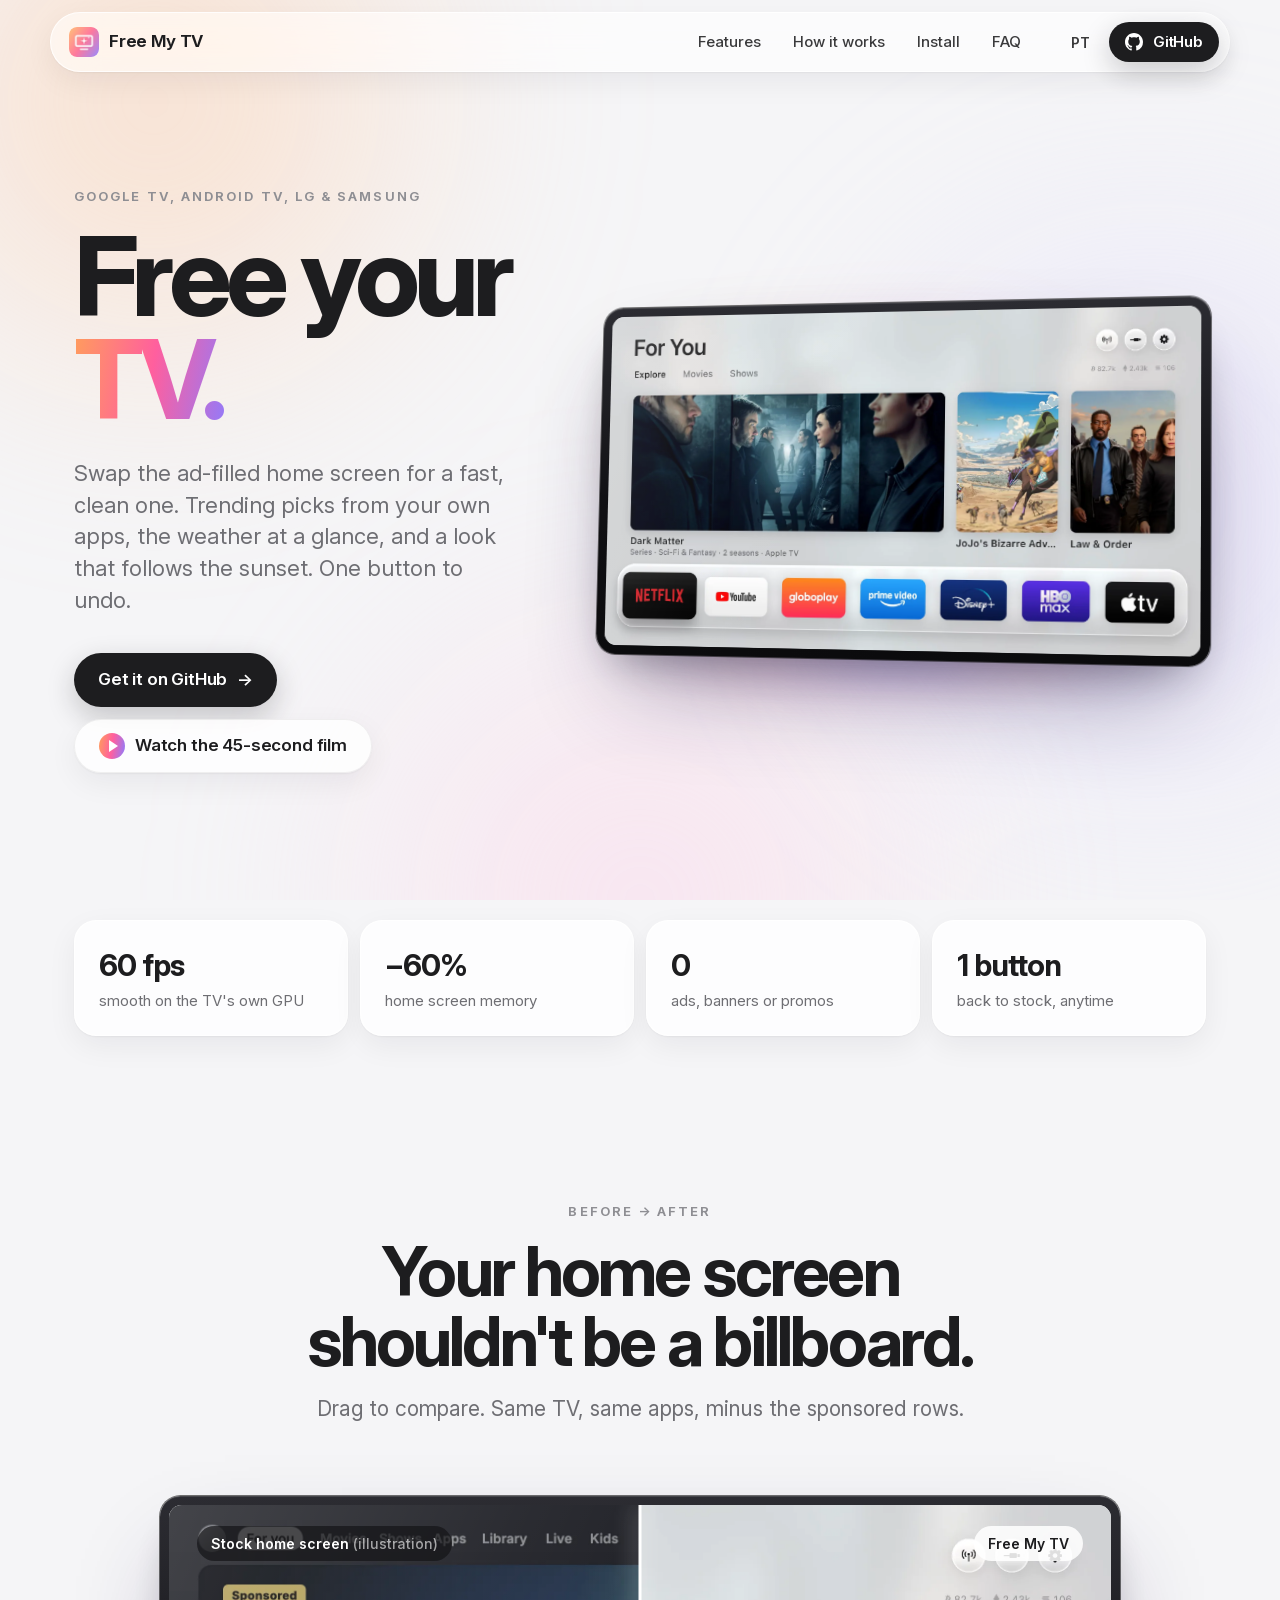
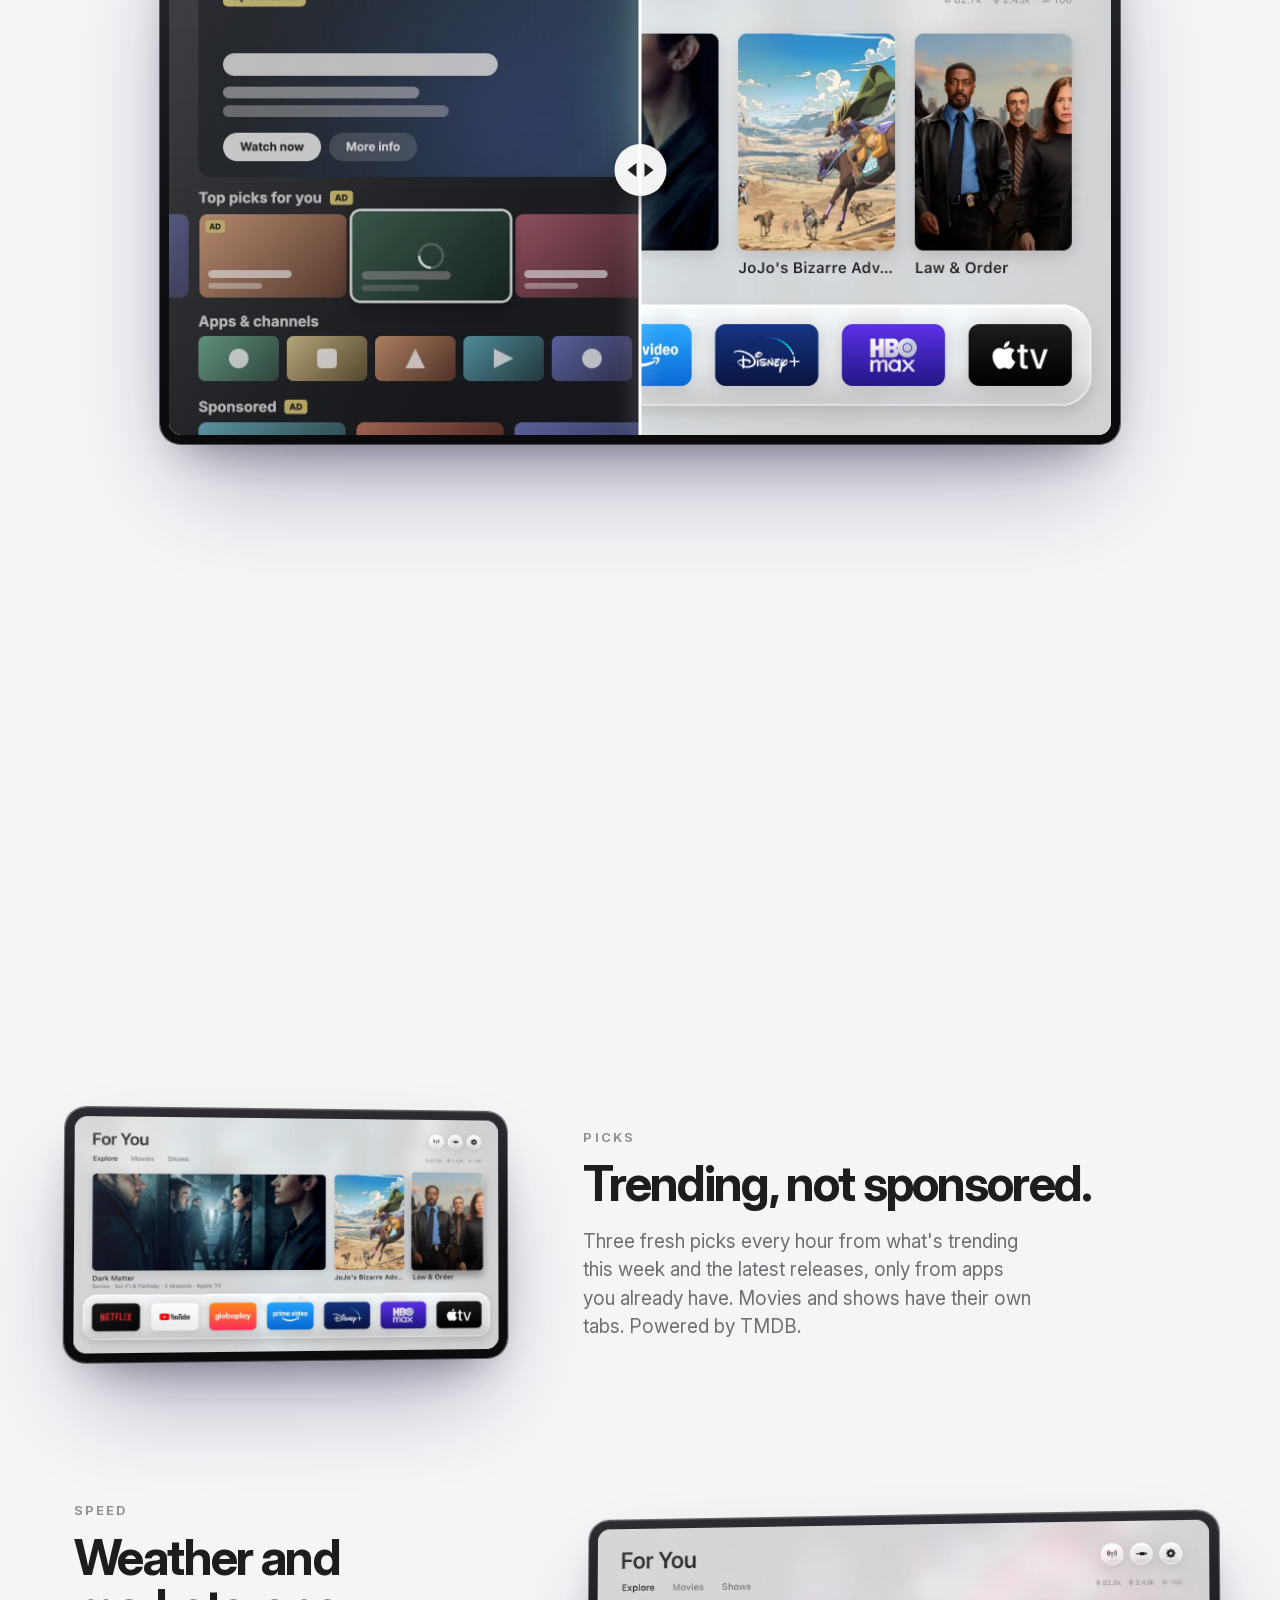
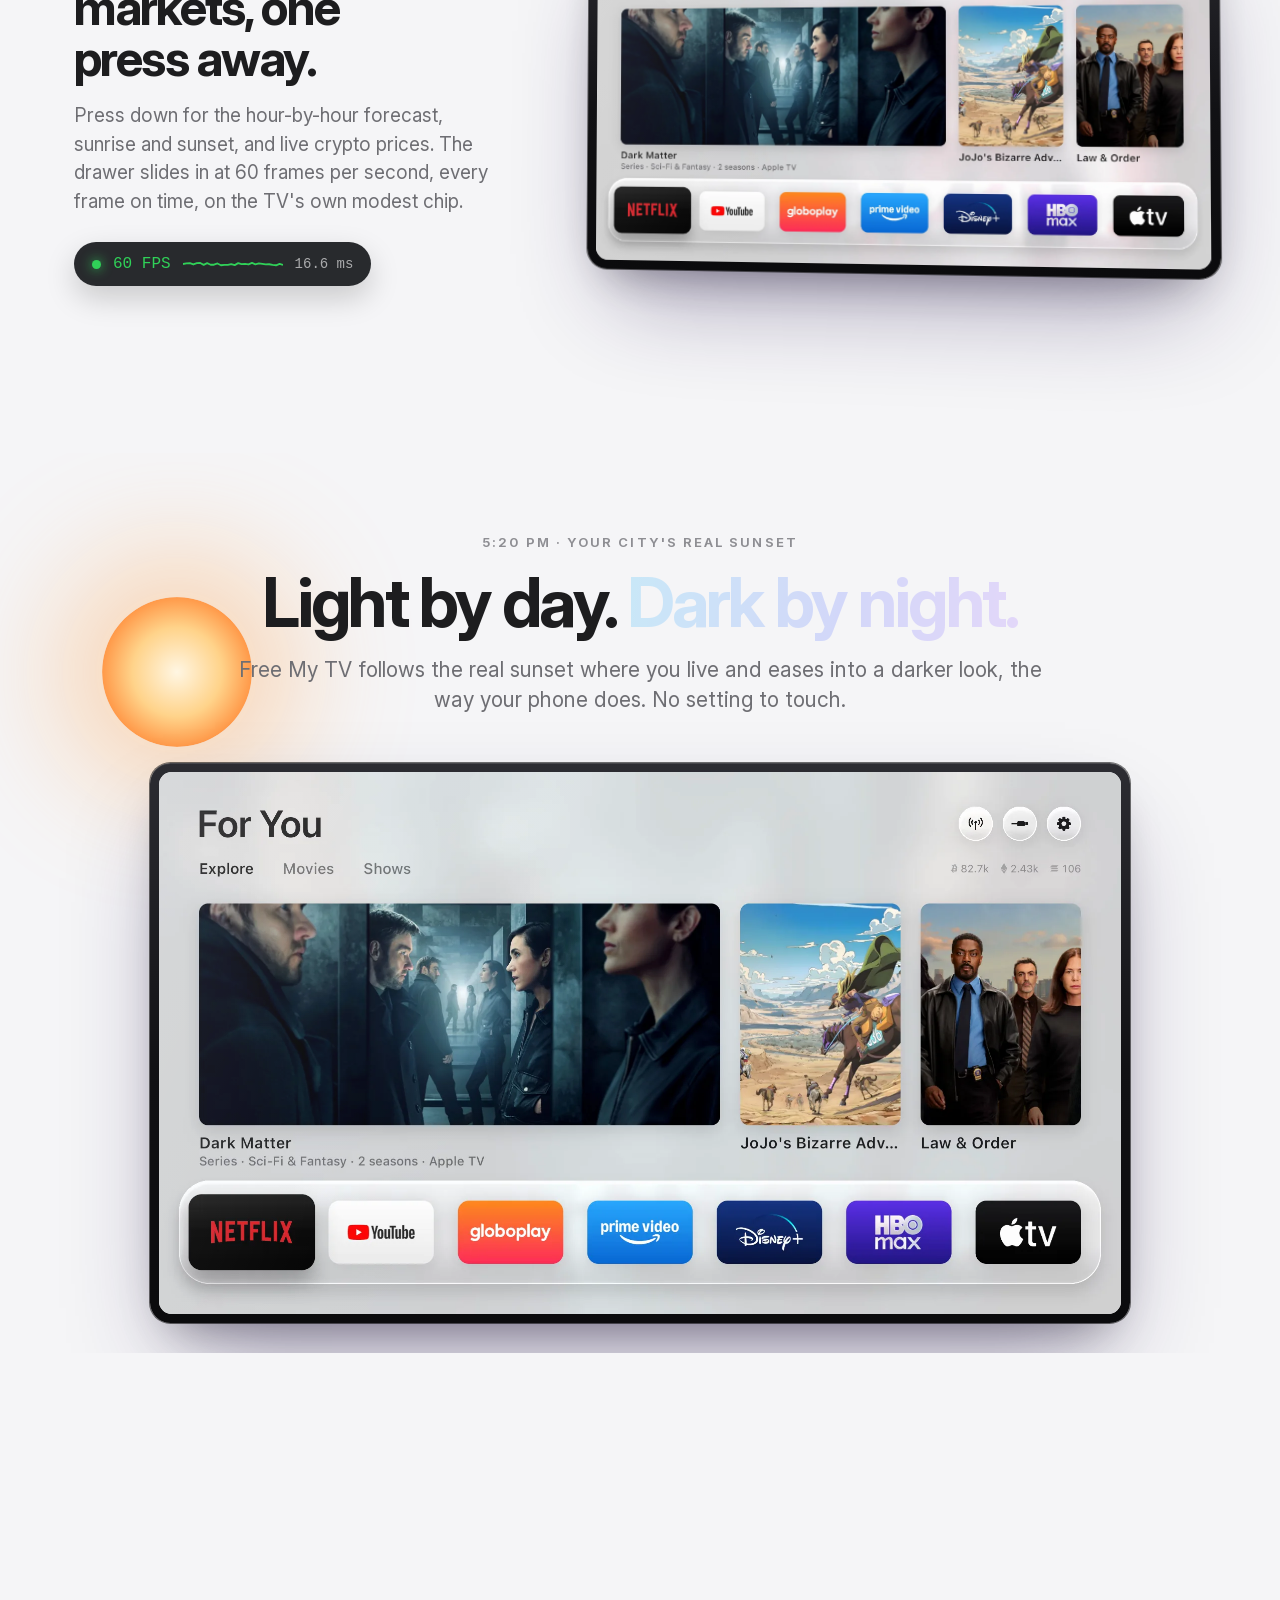
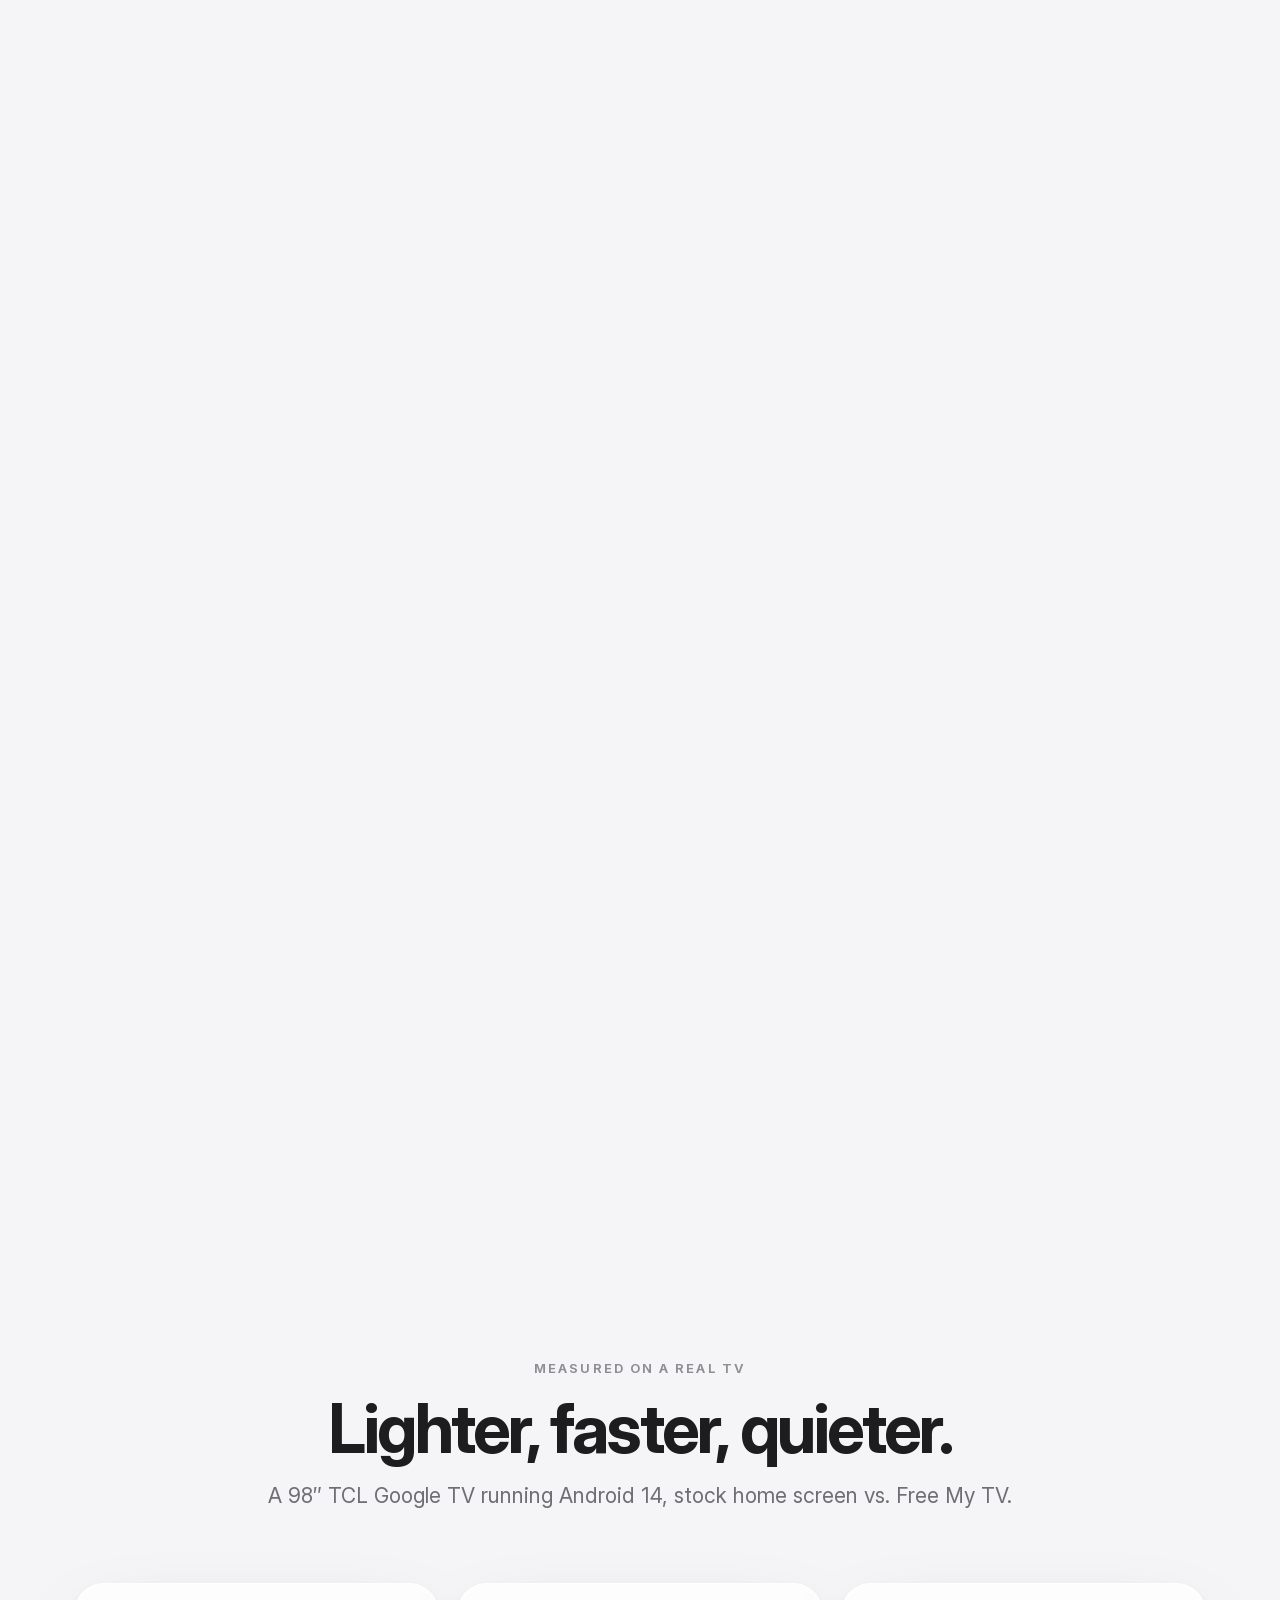
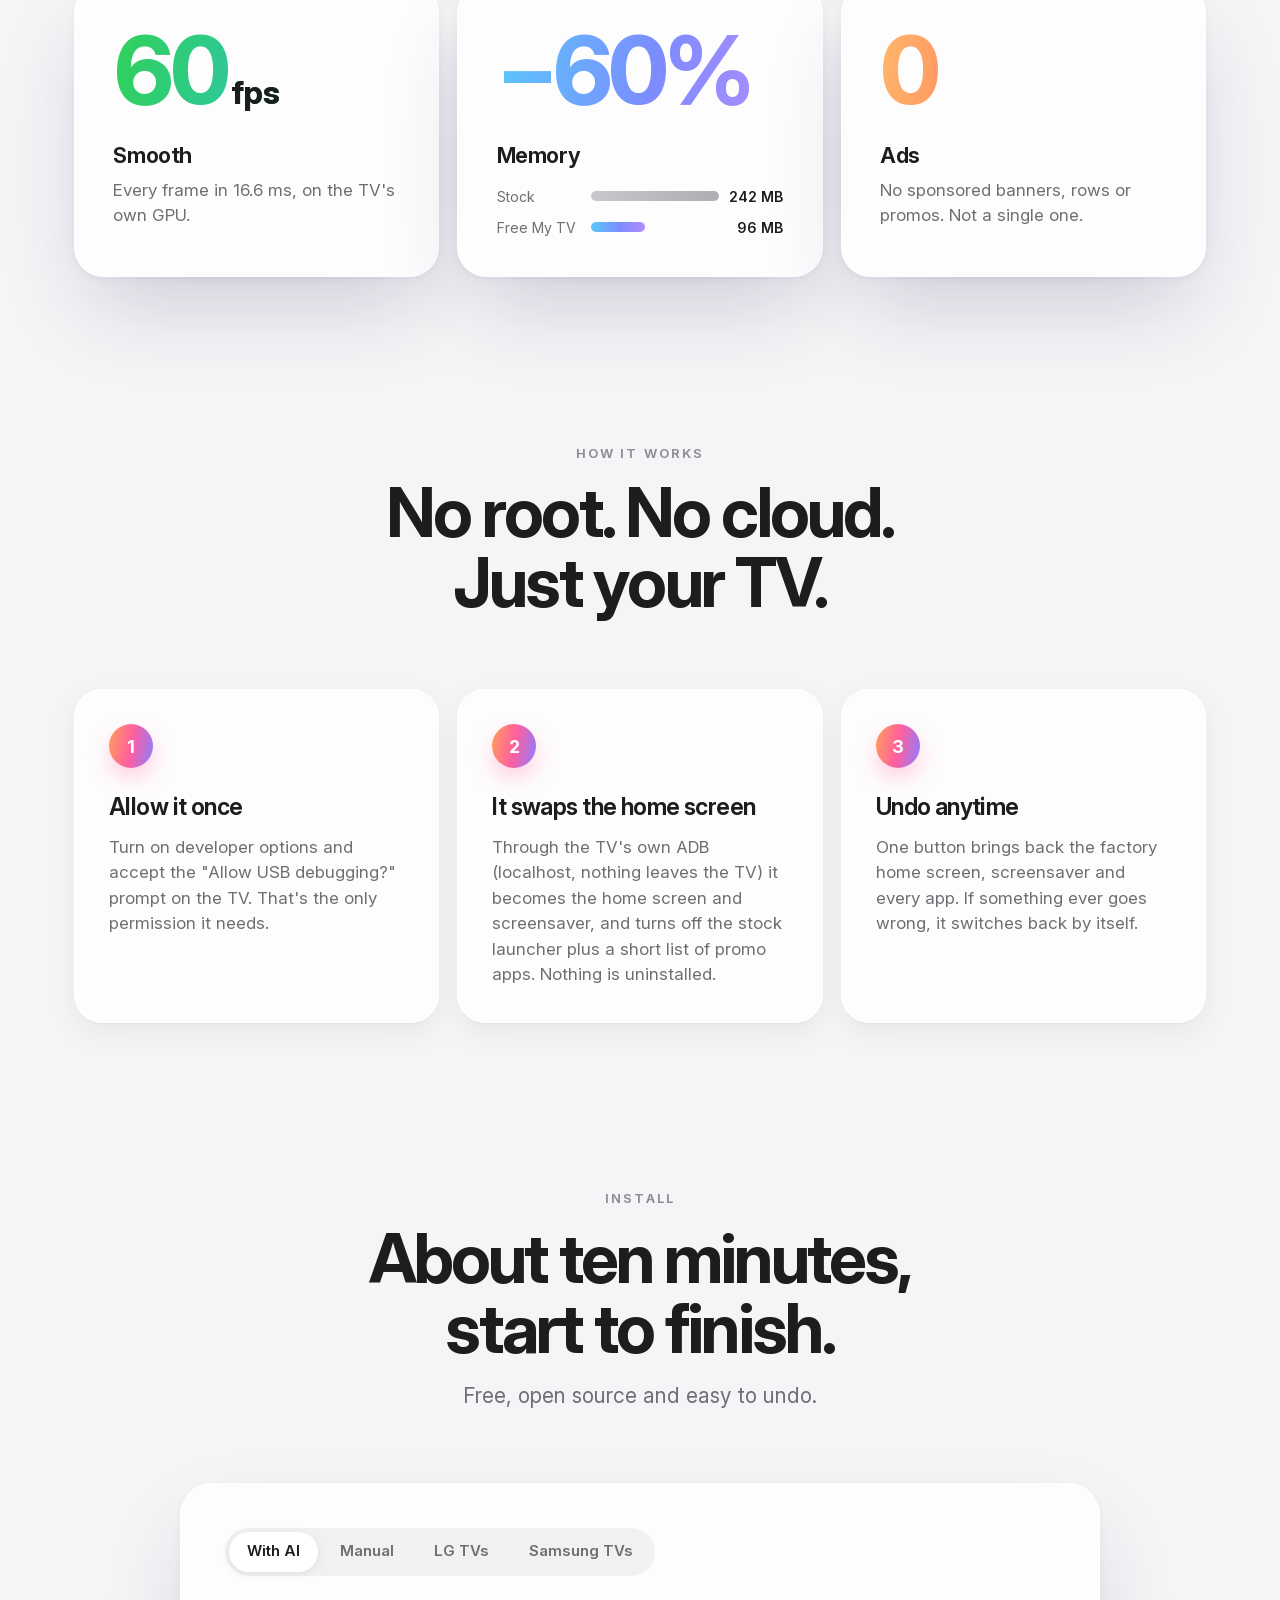
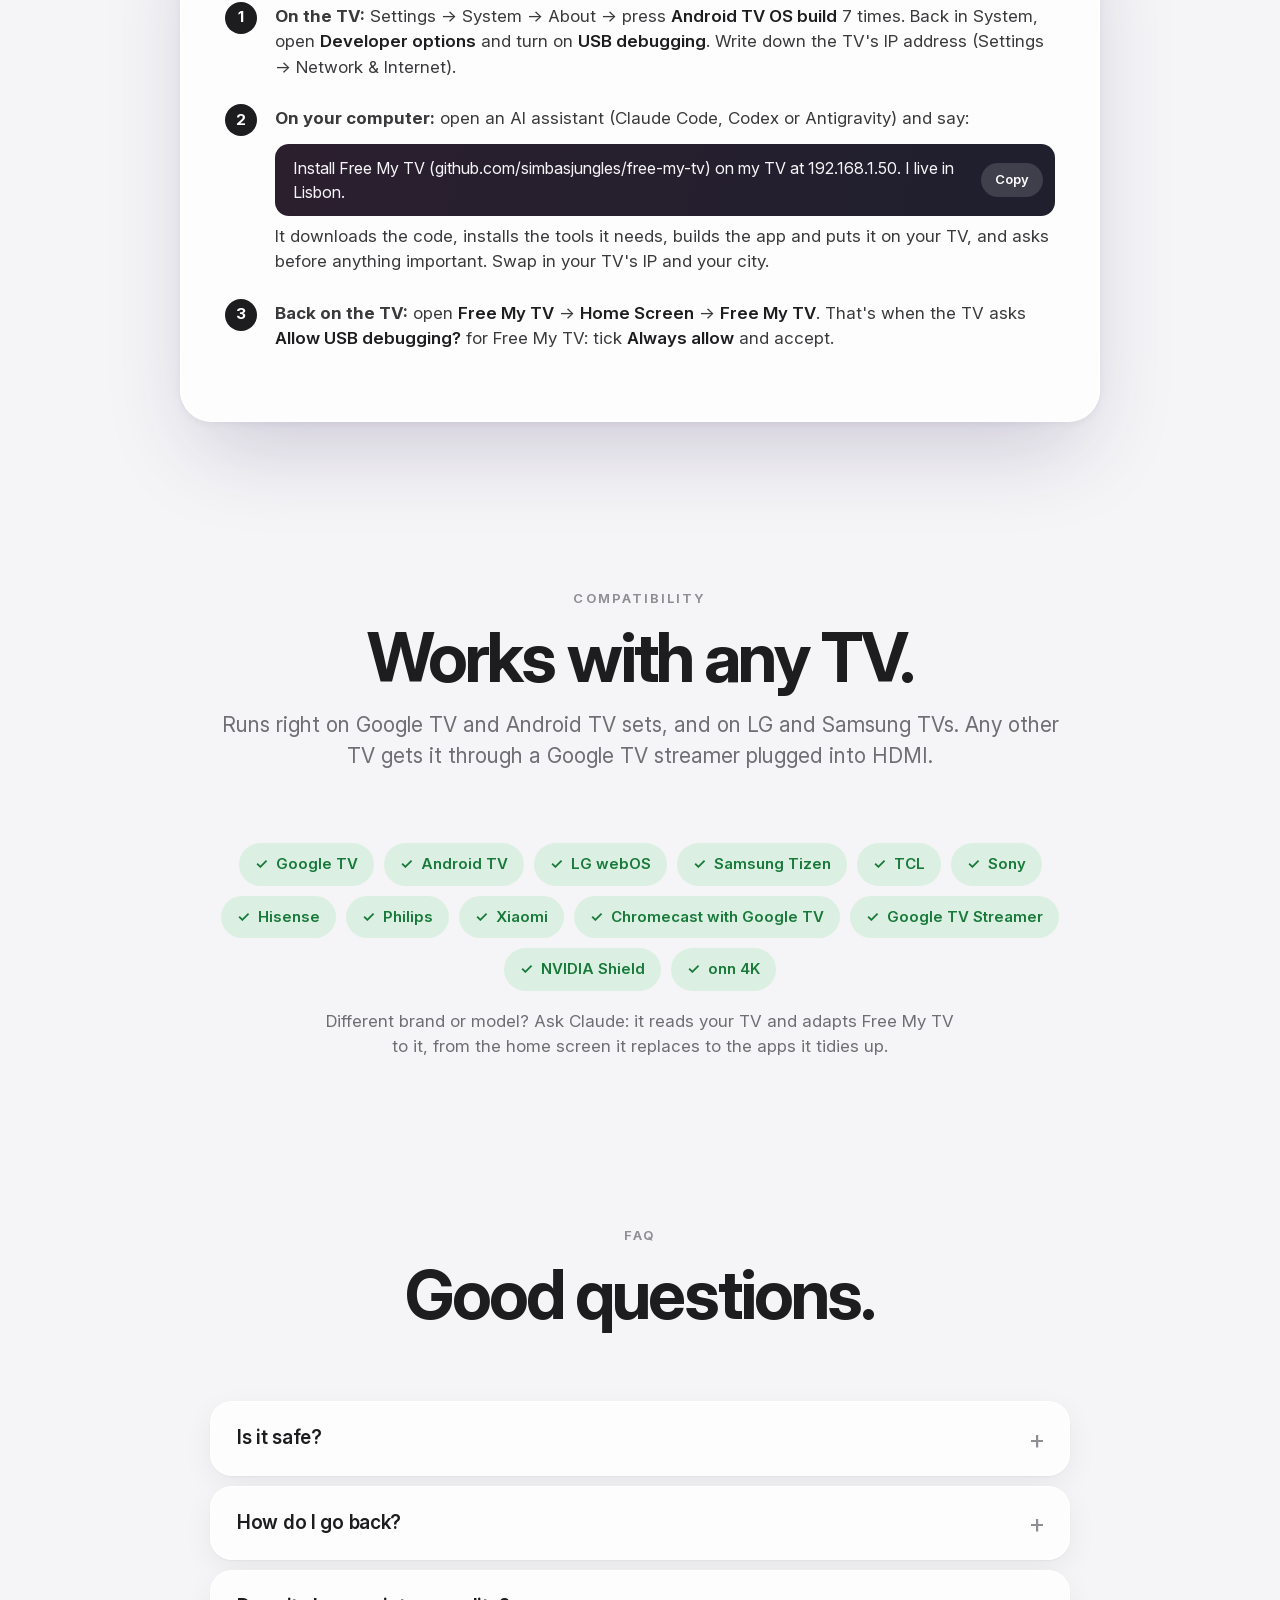
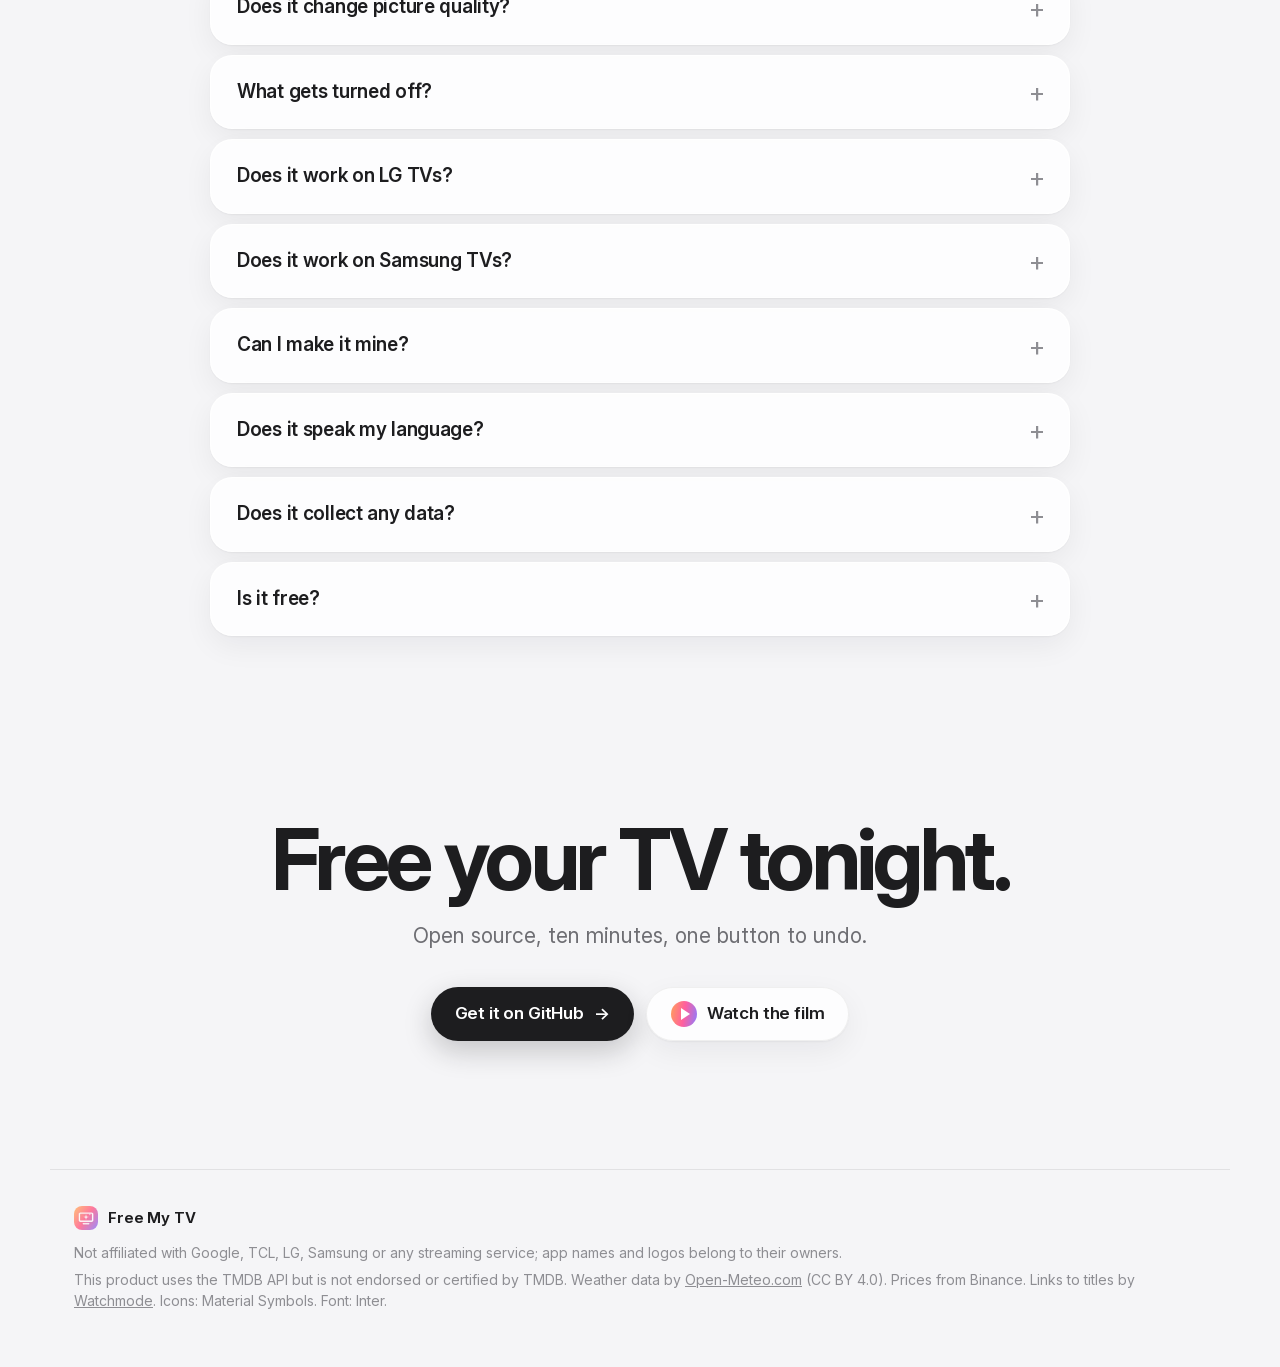
<file: docs/index.html>
<!doctype html>
<html lang="en">
<head>
  <meta charset="utf-8">
  <meta name="viewport" content="width=device-width, initial-scale=1, viewport-fit=cover">
  <script>
    // Brazilians (a Portuguese browser or a Brazilian time zone) get the Portuguese page; the PT/EN switch wins.
    (function () {
      var lang;
      try { lang = localStorage.getItem("lang"); } catch (e) {}
      if (!lang) {
        var zone = "";
        try { zone = Intl.DateTimeFormat().resolvedOptions().timeZone || ""; } catch (e) {}
        var brazil = /^(America\/(Sao_Paulo|Rio_Branco|Manaus|Cuiaba|Campo_Grande|Porto_Velho|Boa_Vista|Belem|Fortaleza|Recife|Araguaina|Maceio|Bahia|Santarem|Noronha|Eirunepe)|Brazil\/)/.test(zone);
        lang = brazil || /^pt\b/i.test(navigator.language || "") ? "pt" : "en";
      }
      if (lang === "pt") location.replace("pt/" + location.search + location.hash);
    })();
  </script>
  <title>Free My TV — a fast, ad-free home screen for Google TV, LG and Samsung TVs</title>
  <meta name="description" content="Open-source home screen for Google TV, Android TV, LG and Samsung TVs. No ads, 60 fps, trending picks from your own apps and a look that follows the sunset. One button to undo.">
  <link rel="canonical" href="https://freemytv.io/">
  <link rel="alternate" hreflang="en" href="https://freemytv.io/">
  <link rel="alternate" hreflang="pt-BR" href="https://freemytv.io/pt/">
  <link rel="alternate" hreflang="x-default" href="https://freemytv.io/">
  <meta name="theme-color" content="#F5F5F7">
  <meta property="og:type" content="website">
  <meta property="og:locale" content="en_US">
  <meta property="og:locale:alternate" content="pt_BR">
  <meta property="og:url" content="https://freemytv.io/">
  <meta property="og:title" content="Free My TV">
  <meta property="og:description" content="A fast, ad-free home screen for Google TV, LG and Samsung TVs. Open source. One button to undo.">
  <meta property="og:image" content="https://freemytv.io/assets/og.jpg">
  <meta property="og:image:width" content="1200">
  <meta property="og:image:height" content="630">
  <meta name="twitter:card" content="summary_large_image">
  <meta name="twitter:title" content="Free My TV">
  <meta name="twitter:description" content="A fast, ad-free home screen for Google TV, LG and Samsung TVs. Open source. One button to undo.">
  <meta name="twitter:image" content="https://freemytv.io/assets/og.jpg">
  <link rel="icon" type="image/png" href="assets/favicon-64.png">
  <link rel="apple-touch-icon" href="assets/apple-touch-icon.png">
  <link rel="preload" href="assets/fonts/InterVariable.ttf" as="font" type="font/ttf" crossorigin>
  <link rel="stylesheet" href="styles.css">
</head>
<body>
  <div class="sky" aria-hidden="true"><span class="blob b1"></span><span class="blob b2"></span><span class="blob b3"></span></div>

  <header class="nav" id="nav">
    <a class="brand" href="#top" aria-label="Free My TV, back to top">
      <img src="assets/icon-512.png" alt="" width="30" height="30">
      <span>Free My TV</span>
    </a>
    <nav class="links" aria-label="Sections">
      <a href="#features">Features</a>
      <a href="#how">How it works</a>
      <a href="#install">Install</a>
      <a href="#faq">FAQ</a>
    </nav>
    <div class="nav-end">
      <a class="lang" href="pt/" hreflang="pt-BR" lang="pt-BR" data-lang="pt" aria-label="Ler em português">PT</a>
      <a class="btn btn-dark btn-sm" href="https://github.com/simbasjungles/free-my-tv" rel="noopener">
      <svg class="gh" viewBox="0 0 16 16" aria-hidden="true"><path d="M8 0C3.58 0 0 3.58 0 8c0 3.54 2.29 6.53 5.47 7.59.4.07.55-.17.55-.38 0-.19-.01-.82-.01-1.49-2.01.37-2.53-.49-2.69-.94-.09-.23-.48-.94-.82-1.13-.28-.15-.68-.52-.01-.53.63-.01 1.08.58 1.23.82.72 1.21 1.87.87 2.33.66.07-.52.28-.87.51-1.07-1.78-.2-3.64-.89-3.64-3.95 0-.87.31-1.59.82-2.15-.08-.2-.36-1.02.08-2.12 0 0 .67-.21 2.2.82.64-.18 1.32-.27 2-.27.68 0 1.36.09 2 .27 1.53-1.04 2.2-.82 2.2-.82.44 1.1.16 1.92.08 2.12.51.56.82 1.27.82 2.15 0 3.07-1.87 3.75-3.65 3.95.29.25.54.73.54 1.48 0 1.07-.01 1.93-.01 2.2 0 .21.15.46.55.38A8.013 8.013 0 0016 8c0-4.42-3.58-8-8-8z"/></svg>
      <span>GitHub</span>
      </a>
    </div>
  </header>

  <main id="top">
    <!-- Hero -->
    <section class="hero">
      <div class="hero-copy">
        <p class="kicker" data-reveal>Google TV, Android TV, LG &amp; Samsung</p>
        <h1 data-reveal>Free your <span class="grad">TV.</span></h1>
        <p class="lede" data-reveal>Swap the ad-filled home screen for a fast, clean one. Trending picks from your own apps, the weather at a glance, and a look that follows the sunset. One button to undo.</p>
        <div class="cta" data-reveal>
          <a class="btn btn-dark" href="https://github.com/simbasjungles/free-my-tv" rel="noopener">Get it on GitHub <span aria-hidden="true">→</span></a>
          <button class="btn btn-glass" type="button" data-film><span class="play" aria-hidden="true"></span>Watch the 45-second film</button>
        </div>
      </div>
      <div class="hero-stage" data-reveal>
        <div class="tv tilt" id="heroTv">
          <div class="screen">
            <video data-src="assets/nav.mp4" poster="assets/nav-poster.webp" muted loop playsinline preload="none" aria-label="The Free My TV home screen, moving through the apps"></video>
          </div>
        </div>
        <div class="floor" aria-hidden="true"></div>
      </div>
      <ul class="stats" data-reveal>
        <li><b>60 fps</b><span>smooth on the TV's own GPU</span></li>
        <li><b>−60%</b><span>home screen memory</span></li>
        <li><b>0</b><span>ads, banners or promos</span></li>
        <li><b>1 button</b><span>back to stock, anytime</span></li>
      </ul>
    </section>

    <!-- Before / after -->
    <section class="section compare" id="compare">
      <div class="head" data-reveal>
        <p class="kicker">Before → after</p>
        <h2>Your home screen shouldn't be a billboard.</h2>
        <p class="sub">Drag to compare. Same TV, same apps, minus the sponsored rows.</p>
      </div>
      <div class="tv ba" id="ba" data-reveal tabindex="0" role="slider" aria-label="Compare the stock home screen with Free My TV" aria-valuemin="0" aria-valuemax="100" aria-valuenow="50">
        <div class="screen">
          <img class="after" src="assets/home-day.webp" alt="The Free My TV home screen: three picks, a glass shelf of apps" loading="lazy">
          <div class="before-wrap"><img class="before" src="assets/before.webp" alt="A typical stock home screen full of sponsored rows (illustration)" loading="lazy"></div>
          <span class="tag tag-l">Stock home screen <em>(illustration)</em></span>
          <span class="tag tag-r">Free My TV</span>
          <div class="handle" aria-hidden="true"><span></span></div>
        </div>
      </div>
    </section>

    <!-- Features -->
    <section class="section features" id="features">
      <article class="feature" data-reveal>
        <div class="copy">
          <p class="kicker">Home</p>
          <h3>Your apps, front and center.</h3>
          <p>The streaming apps you actually use, on a glass shelf that comes alive under the remote. No rows of promos, no autoplaying ads, nothing you didn't ask for.</p>
        </div>
        <div class="tv"><div class="screen"><video data-src="assets/nav.mp4" poster="assets/nav-poster.webp" muted loop playsinline preload="none" aria-label="Moving across the app shelf"></video></div></div>
      </article>

      <article class="feature flip" data-reveal>
        <div class="copy">
          <p class="kicker">Picks</p>
          <h3>Trending, not sponsored.</h3>
          <p>Three fresh picks every hour from what's trending this week and the latest releases, only from apps you already have. Movies and shows have their own tabs. Powered by TMDB.</p>
        </div>
        <div class="tv"><div class="screen"><video data-src="assets/tabs.mp4" poster="assets/tabs-poster.webp" muted loop playsinline preload="none" aria-label="Switching between Explore, Movies and Shows"></video></div></div>
      </article>

      <article class="feature" data-reveal>
        <div class="copy">
          <p class="kicker">Speed</p>
          <h3>Weather and markets, one press away.</h3>
          <p>Press down for the hour-by-hour forecast, sunrise and sunset, and live crypto prices. The drawer slides in at 60 frames per second, every frame on time, on the TV's own modest chip.</p>
          <div class="hud" aria-hidden="true"><i></i><b>60 FPS</b><svg viewBox="0 0 120 24" preserveAspectRatio="none"><polyline id="spark" fill="none" points=""/></svg><span>16.6 ms</span></div>
        </div>
        <div class="tv"><div class="screen"><video data-src="assets/drawer.mp4" poster="assets/drawer-poster.webp" muted loop playsinline preload="none" aria-label="The drawer with weather and crypto opening"></video></div></div>
      </article>
    </section>

    <!-- Sunset: scroll to go from day to night -->
    <section class="sunset" id="sunset" aria-label="Light by day, dark by night">
      <div class="sticky">
        <div class="stars" aria-hidden="true"></div>
        <div class="sun" aria-hidden="true"></div>
        <div class="moon" aria-hidden="true"></div>
        <div class="head">
          <p class="kicker"><span class="clock" id="sunClock">5:20 PM</span> · your city's real sunset</p>
          <h2><span class="w-day">Light by day.</span> <span class="w-night">Dark by night.</span></h2>
          <p class="sub">Free My TV follows the real sunset where you live and eases into a darker look, the way your phone does. No setting to touch.</p>
        </div>
        <div class="tv"><div class="screen">
          <img src="assets/day.webp" alt="The home screen during the day" loading="lazy">
          <img class="night" src="assets/night.webp" alt="The same home screen at night" loading="lazy">
        </div></div>
      </div>
    </section>

    <!-- Numbers -->
    <section class="section numbers" id="numbers">
      <div class="head" data-reveal>
        <p class="kicker">Measured on a real TV</p>
        <h2>Lighter, faster, quieter.</h2>
        <p class="sub">A 98″ TCL Google TV running Android 14, stock home screen vs. Free My TV.</p>
      </div>
      <div class="cards">
        <div class="card" data-reveal><b class="big grad-mint"><span data-count="60">0</span><small>fps</small></b><h4>Smooth</h4><p>Every frame in 16.6 ms, on the TV's own GPU.</p></div>
        <div class="card" data-reveal><b class="big grad-sky">−<span data-count="60">0</span>%</b><h4>Memory</h4>
          <div class="bars"><div><span>Stock</span><i style="--w:100%"></i><em>242 MB</em></div><div><span>Free My TV</span><i style="--w:40%"></i><em>96 MB</em></div></div>
        </div>
        <div class="card" data-reveal><b class="big grad-sun">0</b><h4>Ads</h4><p>No sponsored banners, rows or promos. Not a single one.</p></div>
      </div>
    </section>

    <!-- How it works -->
    <section class="section how" id="how">
      <div class="head" data-reveal>
        <p class="kicker">How it works</p>
        <h2>No root. No cloud. Just your TV.</h2>
      </div>
      <ol class="steps">
        <li class="step" data-reveal>
          <span class="num">1</span>
          <h4>Allow it once</h4>
          <p>Turn on developer options and accept the "Allow USB debugging?" prompt on the TV. That's the only permission it needs.</p>
        </li>
        <li class="step" data-reveal>
          <span class="num">2</span>
          <h4>It swaps the home screen</h4>
          <p>Through the TV's own ADB (localhost, nothing leaves the TV) it becomes the home screen and screensaver, and turns off the stock launcher plus a short list of promo apps. Nothing is uninstalled.</p>
        </li>
        <li class="step" data-reveal>
          <span class="num">3</span>
          <h4>Undo anytime</h4>
          <p>One button brings back the factory home screen, screensaver and every app. If something ever goes wrong, it switches back by itself.</p>
        </li>
      </ol>
    </section>

    <!-- Install -->
    <section class="section install" id="install">
      <div class="head" data-reveal>
        <p class="kicker">Install</p>
        <h2>About ten minutes, start to finish.</h2>
        <p class="sub">Free, open source and easy to undo.</p>
      </div>
      <div class="panel" data-reveal>
        <div class="tabs" role="tablist" aria-label="Install method">
          <button role="tab" aria-selected="true" aria-controls="tab-claude" id="t-claude">With AI</button>
          <button role="tab" aria-selected="false" aria-controls="tab-manual" id="t-manual">Manual</button>
          <button role="tab" aria-selected="false" aria-controls="tab-lg" id="t-lg">LG TVs</button>
          <button role="tab" aria-selected="false" aria-controls="tab-samsung" id="t-samsung">Samsung TVs</button>
        </div>

        <div class="tabpanel" id="tab-claude" role="tabpanel" aria-labelledby="t-claude">
          <ol class="howto">
            <li><b>On the TV:</b> Settings → System → About → press <em>Android TV OS build</em> 7 times. Back in System, open <em>Developer options</em> and turn on <em>USB debugging</em>. Write down the TV's IP address (Settings → Network &amp; Internet).</li>
            <li><b>On your computer:</b> open an AI assistant (Claude Code, Codex or Antigravity) and say:
              <div class="code prompt"><code>Install Free My TV (github.com/simbasjungles/free-my-tv) on my TV at 192.168.1.50. I live in Lisbon.</code><button class="copy-btn" type="button" aria-label="Copy prompt">Copy</button></div>
              It downloads the code, installs the tools it needs, builds the app and puts it on your TV, and asks before anything important. Swap in your TV's IP and your city.
            </li>
            <li><b>Back on the TV:</b> open <em>Free My TV</em> → <em>Home Screen</em> → <em>Free My TV</em>. That's when the TV asks <em>Allow USB debugging?</em> for Free My TV: tick <em>Always allow</em> and accept.</li>
          </ol>
        </div>

        <div class="tabpanel" id="tab-manual" role="tabpanel" aria-labelledby="t-manual" hidden>
          <ol class="howto">
            <li><b>On the TV:</b> turn on <em>Developer options</em> and <em>USB debugging</em> (as in the other tab), and note its IP address.</li>
            <li><b>Tools:</b> a JDK (17+), the Android SDK command-line tools and adb. On a Mac:
              <div class="code"><code>brew install --cask temurin android-commandlinetools android-platform-tools &amp;&amp; sdkmanager "build-tools;34.0.0" "platforms;android-34"</code><button class="copy-btn" type="button" aria-label="Copy command">Copy</button></div>
            </li>
            <li><b>Build:</b> the first run creates <em>config.properties</em>. Add your city there and, for the trending picks, a <a href="https://www.themoviedb.org/settings/api" rel="noopener">free TMDB key</a>. Then build again.
              <div class="code"><code>git clone https://github.com/simbasjungles/free-my-tv &amp;&amp; cd free-my-tv &amp;&amp; ./build.sh</code><button class="copy-btn" type="button" aria-label="Copy command">Copy</button></div>
            </li>
            <li><b>Install:</b>
              <div class="code"><code>adb connect 192.168.1.50:5555 &amp;&amp; adb install -r FreeMyTV.apk</code><button class="copy-btn" type="button" aria-label="Copy command">Copy</button></div>
              On TCL TVs, also let it run in the background (TCL blocks it by default):
              <div class="code"><code>adb shell &quot;appops set io.freemytv AUTO_START allow || appops set io.freemytv APP_AUTO_START allow&quot;</code><button class="copy-btn" type="button" aria-label="Copy command">Copy</button></div>
            </li>
            <li><b>On the TV:</b> open <em>Free My TV</em> → <em>Home Screen</em> → <em>Free My TV</em>.</li>
          </ol>
        </div>

        <div class="tabpanel" id="tab-lg" role="tabpanel" aria-labelledby="t-lg" hidden>
          <ol class="howto">
            <li><b>On the TV:</b> in the LG Content Store, install <em>Developer Mode</em>. Sign in with a free <a href="https://webostv.developer.lge.com" rel="noopener">LG developer account</a>, turn on <em>Dev Mode Status</em> (the TV restarts), then turn on <em>Key Server</em>. Write down the IP address and the passphrase it shows.</li>
            <li><b>On your computer:</b> get the code and build the LG app. Add your city to <em>config.properties</em>, as for Google TV.
              <div class="code"><code>git clone https://github.com/simbasjungles/free-my-tv &amp;&amp; cd free-my-tv &amp;&amp; python3 webos/build.py</code><button class="copy-btn" type="button" aria-label="Copy command">Copy</button></div>
            </li>
            <li><b>Install:</b> type the TV's passphrase when it asks. Free My TV opens on the TV.
              <div class="code"><code>python3 webos/install.py 192.168.1.50</code><button class="copy-btn" type="button" aria-label="Copy command">Copy</button></div>
            </li>
            <li><b>One press away:</b> while it's open, hold a number key on the remote. From then on, that key opens Free My TV from anywhere. Press <em>EXTEND</em> in Developer Mode once a month to keep it.</li>
          </ol>
        </div>

        <div class="tabpanel" id="tab-samsung" role="tabpanel" aria-labelledby="t-samsung" hidden>
          <ol class="howto">
            <li><b>On the TV:</b> open <em>Apps</em> and type <em>1&nbsp;2&nbsp;3&nbsp;4&nbsp;5</em> on the remote. Turn <em>Developer mode</em> on, type your computer's IP address in <em>Host PC IP</em>, and restart the TV.</li>
            <li><b>On your computer:</b> download <a href="https://github.com/reisxd/TizenBrewInstaller/releases/latest" rel="noopener">TizenBrew Installer</a>, the community's installer for Samsung TVs, open it and connect to your TV.</li>
            <li><b>Install from GitHub:</b> type this. On 2023 and newer TVs it asks you to sign in to your Samsung account once, to sign the app for your TV.
              <div class="code"><code>simbasjungles/free-my-tv</code><button class="copy-btn" type="button" aria-label="Copy">Copy</button></div>
            </li>
            <li><b>Straight to it:</b> in the TV's settings, under <em>Start Screen Options</em>, turn on <em>Autorun Last App</em>: the TV turns on into Free My TV. It takes your city from the TV's time zone; for your exact city and the trending picks, Claude Code builds it with your own settings.</li>
          </ol>
        </div>
      </div>
    </section>

    <!-- Compatibility -->
    <section class="section compat" id="compat">
      <div class="head" data-reveal>
        <p class="kicker">Compatibility</p>
        <h2>Works with any TV.</h2>
        <p class="sub">Runs right on Google TV and Android TV sets, and on LG and Samsung TVs. Any other TV gets it through a Google TV streamer plugged into HDMI.</p>
      </div>
      <div class="chips" data-reveal>
        <span class="chip ok">Google TV</span><span class="chip ok">Android TV</span><span class="chip ok">LG webOS</span><span class="chip ok">Samsung Tizen</span><span class="chip ok">TCL</span><span class="chip ok">Sony</span>
        <span class="chip ok">Hisense</span><span class="chip ok">Philips</span><span class="chip ok">Xiaomi</span><span class="chip ok">Chromecast with Google TV</span>
        <span class="chip ok">Google TV Streamer</span><span class="chip ok">NVIDIA Shield</span><span class="chip ok">onn 4K</span>
      </div>
      <p class="note" data-reveal>Different brand or model? Ask Claude: it reads your TV and adapts Free My TV to it, from the home screen it replaces to the apps it tidies up.</p>
    </section>

    <!-- FAQ -->
    <section class="section faq" id="faq">
      <div class="head" data-reveal>
        <p class="kicker">FAQ</p>
        <h2>Good questions.</h2>
      </div>
      <div class="qs" data-reveal>
        <details><summary>Is it safe?</summary><p>It uses the same commands as Android's own developer tools, from inside the TV. Nothing is rooted or uninstalled: apps are only turned off and come back with one button. Picture, sound, inputs, the remote, Google services and the Play Store are on a never-touch list.</p></details>
        <details><summary>How do I go back?</summary><p>Open Free My TV → Home Screen → Original. The factory home screen, screensaver and every app come back exactly as they were. If the new home screen ever crashes three times in five minutes, it switches back on its own.</p></details>
        <details><summary>Does it change picture quality?</summary><p>No. Picture settings aren't touched, and videos play through the same hardware path. We measured the same resolution and the same video source in both modes.</p></details>
        <details><summary>What gets turned off?</summary><p>The stock home screen and screensaver (replaced), Google TV's recovery home, Play Games and YouTube Music, and on TCL TVs the TCL Channel, messages, store demo, hotel menu, manuals, mirroring and logging apps. Google Assistant only if you ask for it in the config.</p></details>
        <details><summary>Does it work on LG TVs?</summary><p>Yes. On LG it installs through LG's own Developer Mode, with nothing rooted or changed on the TV, and it opens with one press of a number key. Same home screen, same picks, weather and prices. Press EXTEND in the Developer Mode app once a month to keep it.</p></details>
        <details><summary>Does it work on Samsung TVs?</summary><p>Yes, on Samsung TVs from 2017 on. It installs through Samsung's own Developer Mode with TizenBrew Installer, the community's installer, with nothing rooted or changed on the TV. Same home screen, weather and prices, with your city from the TV's time zone. For the trending picks, Claude Code builds it with your free TMDB key.</p></details>
        <details><summary>Can I make it mine?</summary><p>That's the idea. Open the folder in Claude Code and just ask: "add Crunchyroll to the shelf", "show prices in euros", "set it up for my Sony". It changes the code, rebuilds the app and puts it on your TV.</p></details>
        <details><summary>Does it speak my language?</summary><p>English, Spanish, Portuguese, Russian, German, French, Italian, Japanese and 17 more, following the TV's language, or the one you pick in its settings. Want another one? Ask Claude to add it.</p></details>
        <details><summary>Does it collect any data?</summary><p>No accounts, no analytics, no tracking. It only talks to TMDB (picks), Open-Meteo (weather, for your city) and Binance (prices), and Watchmode (links to titles) only if you set its key.</p></details>
        <details><summary>Is it free?</summary><p>Yes. MIT license, and the TMDB key is free too.</p></details>
      </div>
    </section>

    <!-- Final CTA -->
    <section class="final" data-reveal>
      <h2>Free your TV tonight.</h2>
      <p class="sub">Open source, ten minutes, one button to undo.</p>
      <div class="cta">
        <a class="btn btn-dark" href="https://github.com/simbasjungles/free-my-tv" rel="noopener">Get it on GitHub <span aria-hidden="true">→</span></a>
        <button class="btn btn-glass" type="button" data-film><span class="play" aria-hidden="true"></span>Watch the film</button>
      </div>
    </section>
  </main>

  <footer class="foot">
    <div class="brand"><img src="assets/icon-512.png" alt="" width="24" height="24"><span>Free My TV</span></div>
    <p>Not affiliated with Google, TCL, LG, Samsung or any streaming service; app names and logos belong to their owners.</p>
    <p>This product uses the TMDB API but is not endorsed or certified by TMDB. Weather data by <a href="https://open-meteo.com/" rel="noopener">Open-Meteo.com</a> (CC BY 4.0). Prices from Binance. Links to titles by <a href="https://api.watchmode.com/" rel="noopener">Watchmode</a>. Icons: Material Symbols. Font: Inter.</p>
  </footer>

  <dialog class="film" id="film" aria-label="The Free My TV film">
    <button class="close" type="button" aria-label="Close">×</button>
    <video controls playsinline preload="none" poster="assets/film-poster.webp"><source src="assets/film.mp4" type="video/mp4"></video>
  </dialog>

  <script src="app.js" defer></script>
</body>
</html>
</file>
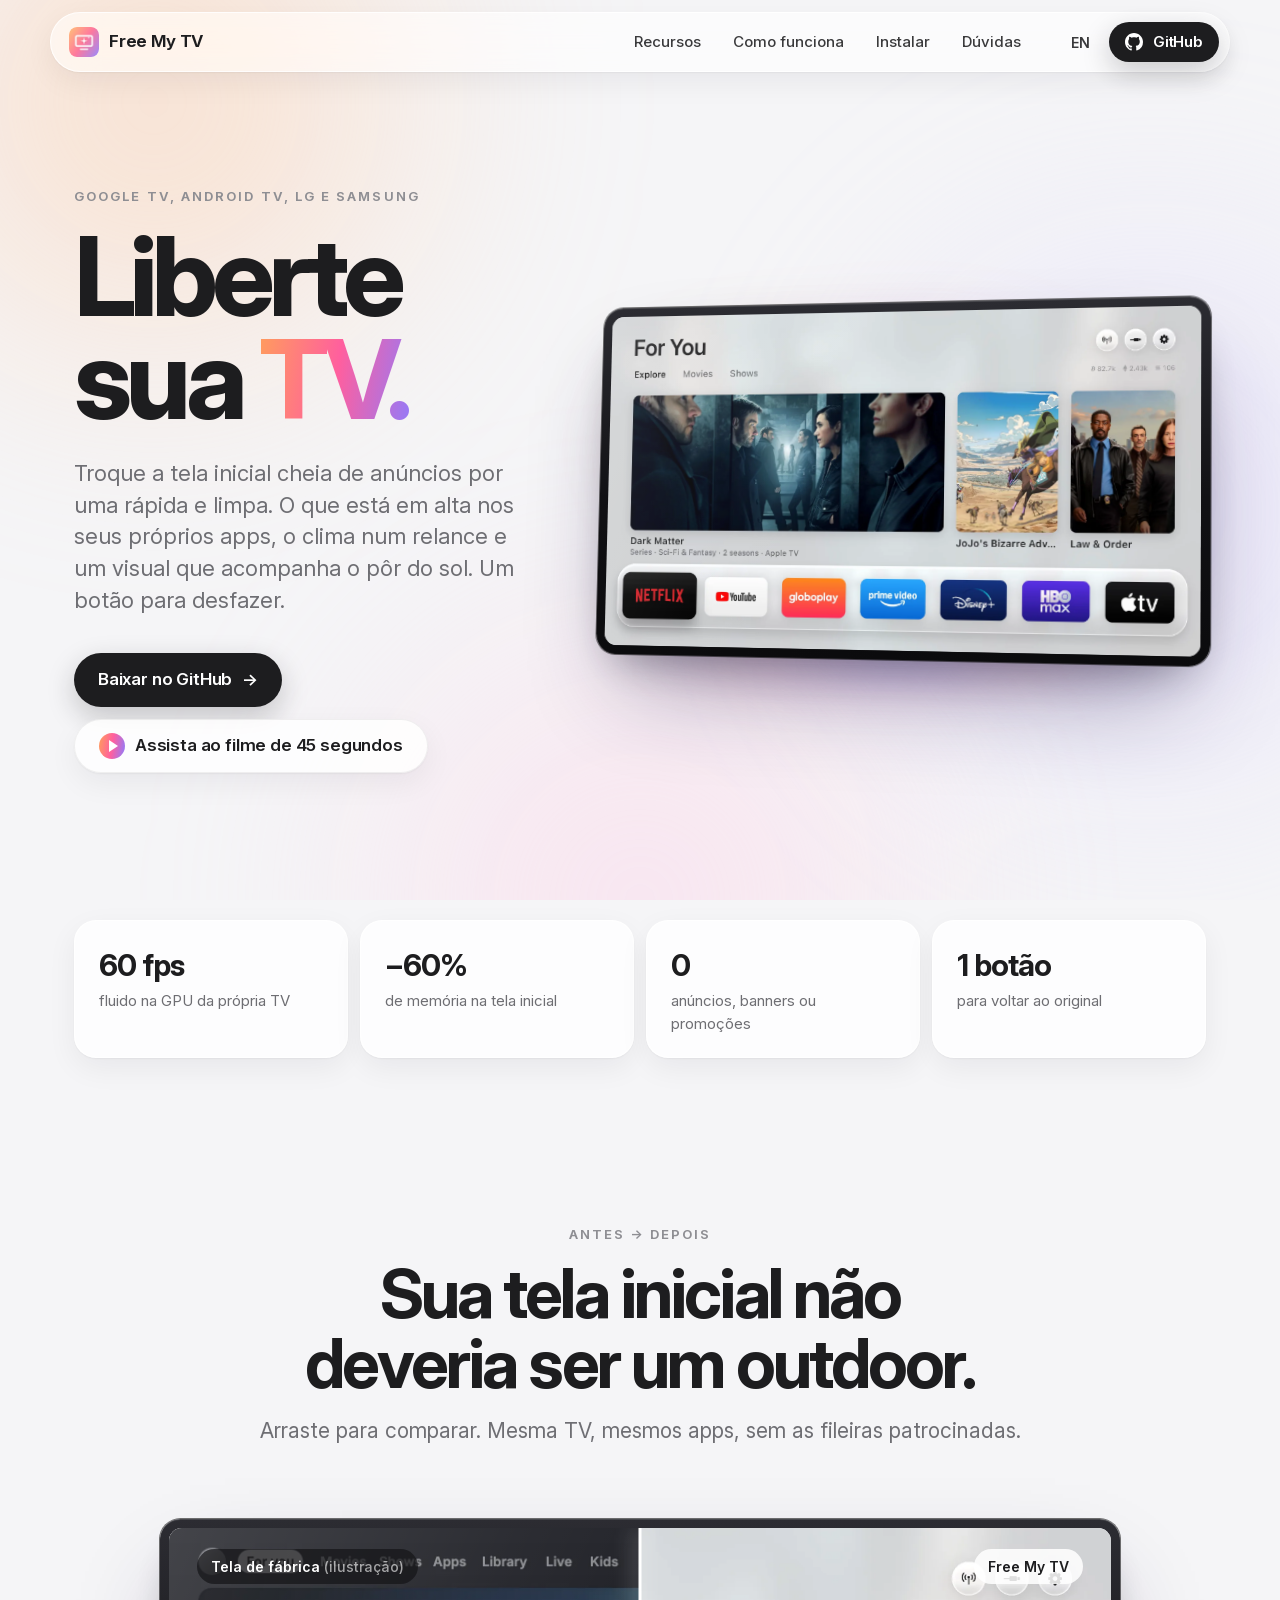
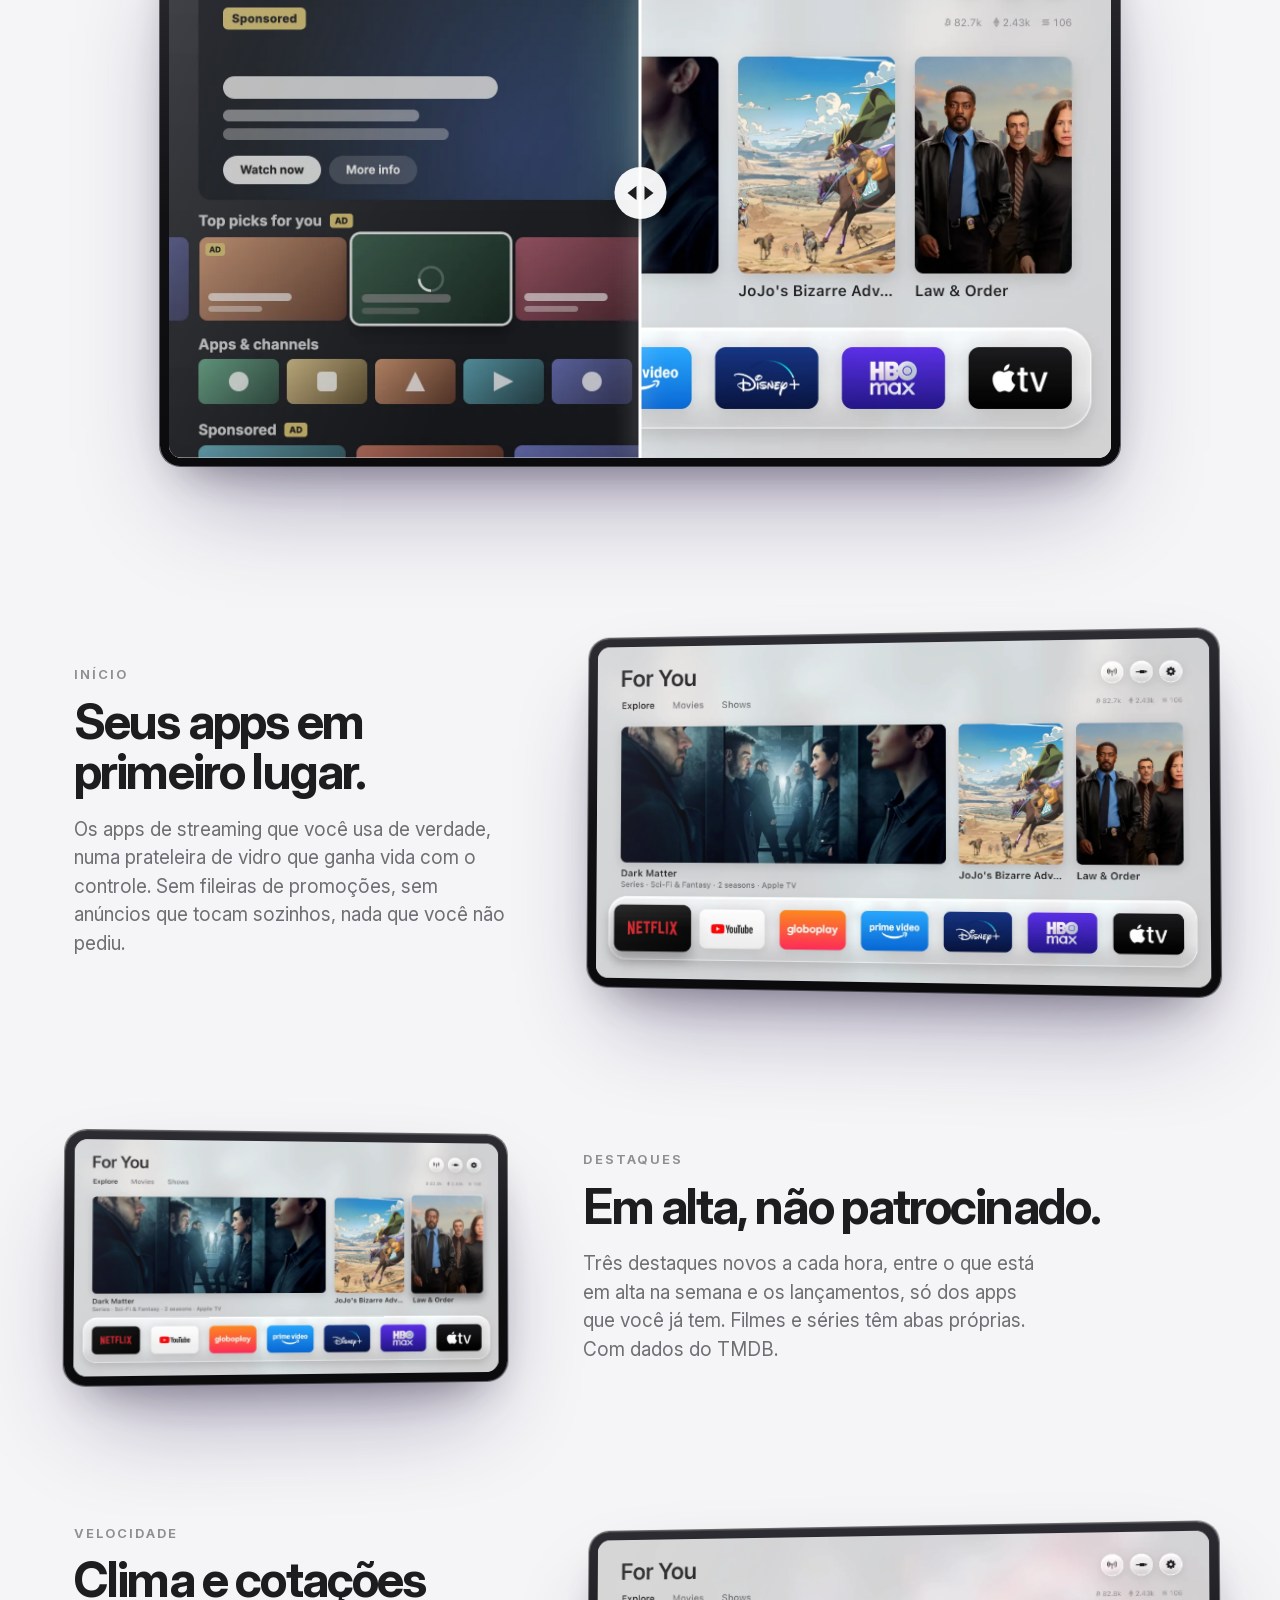
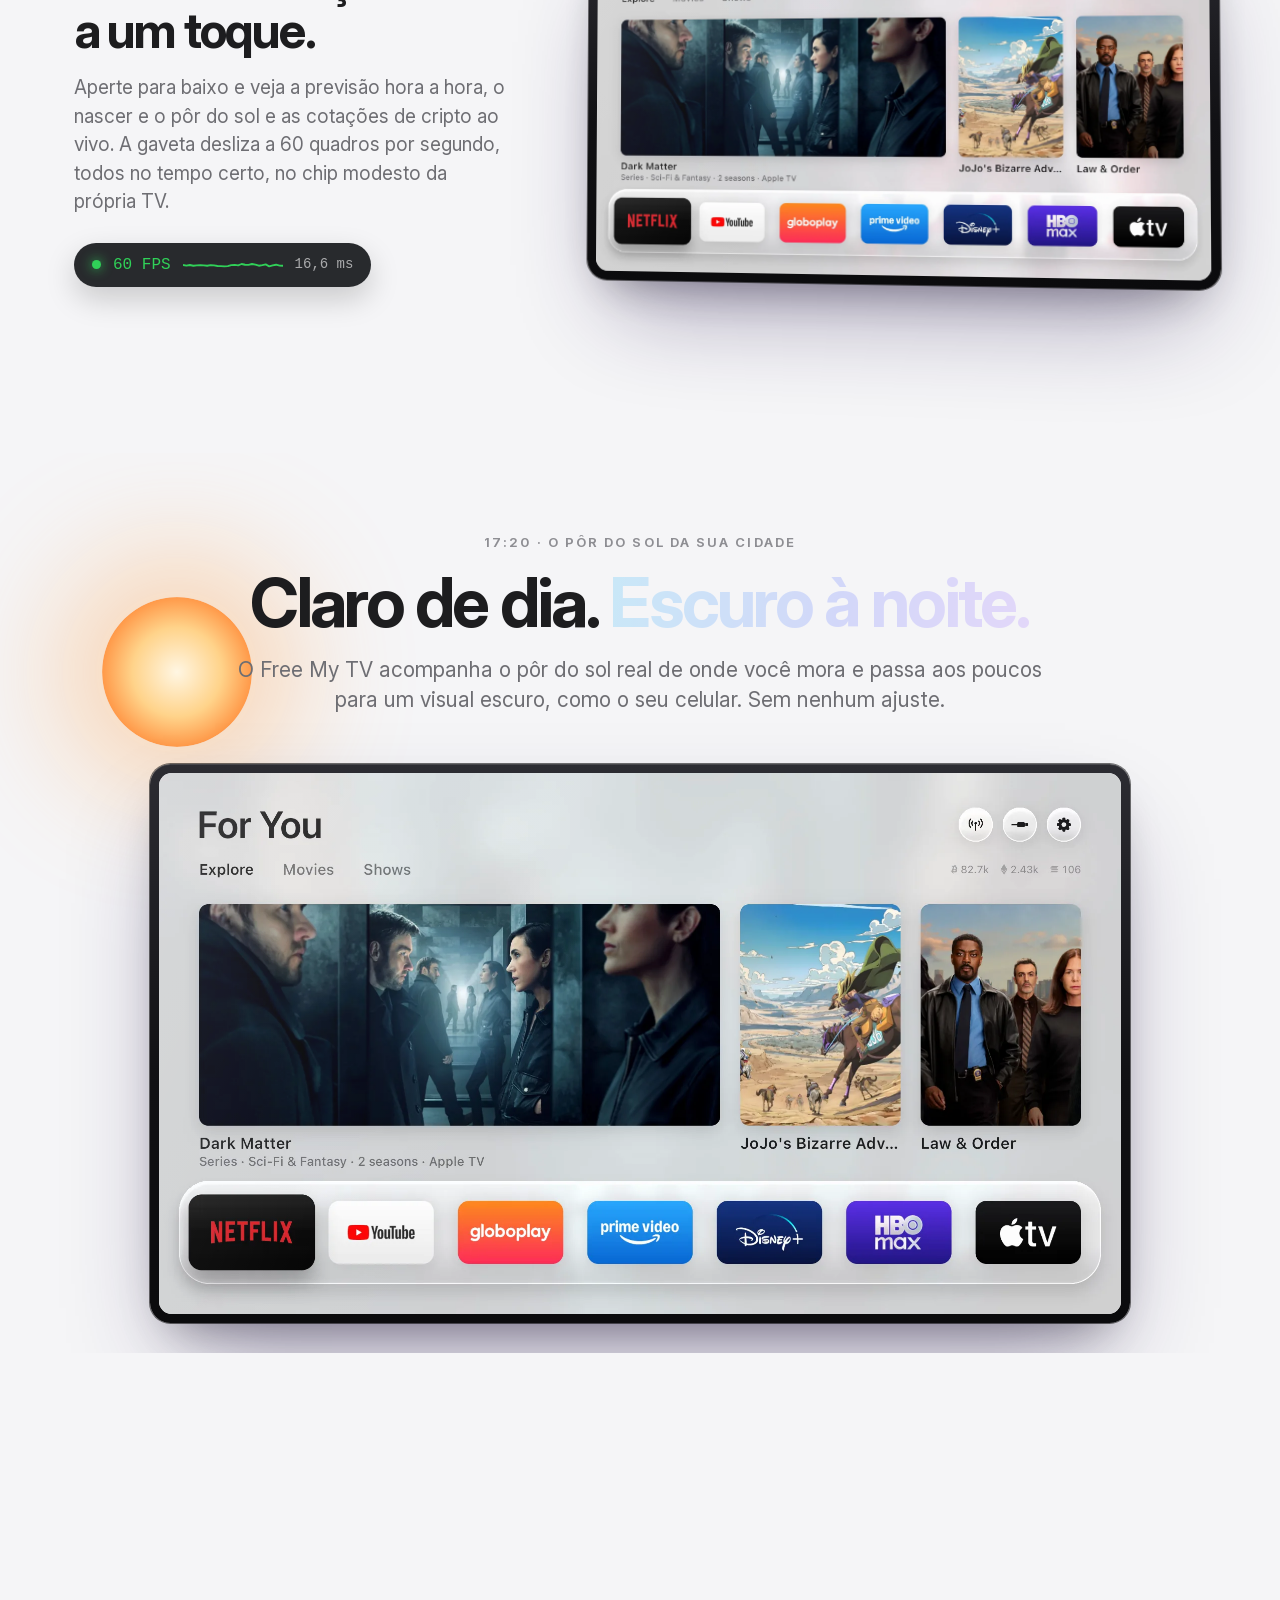
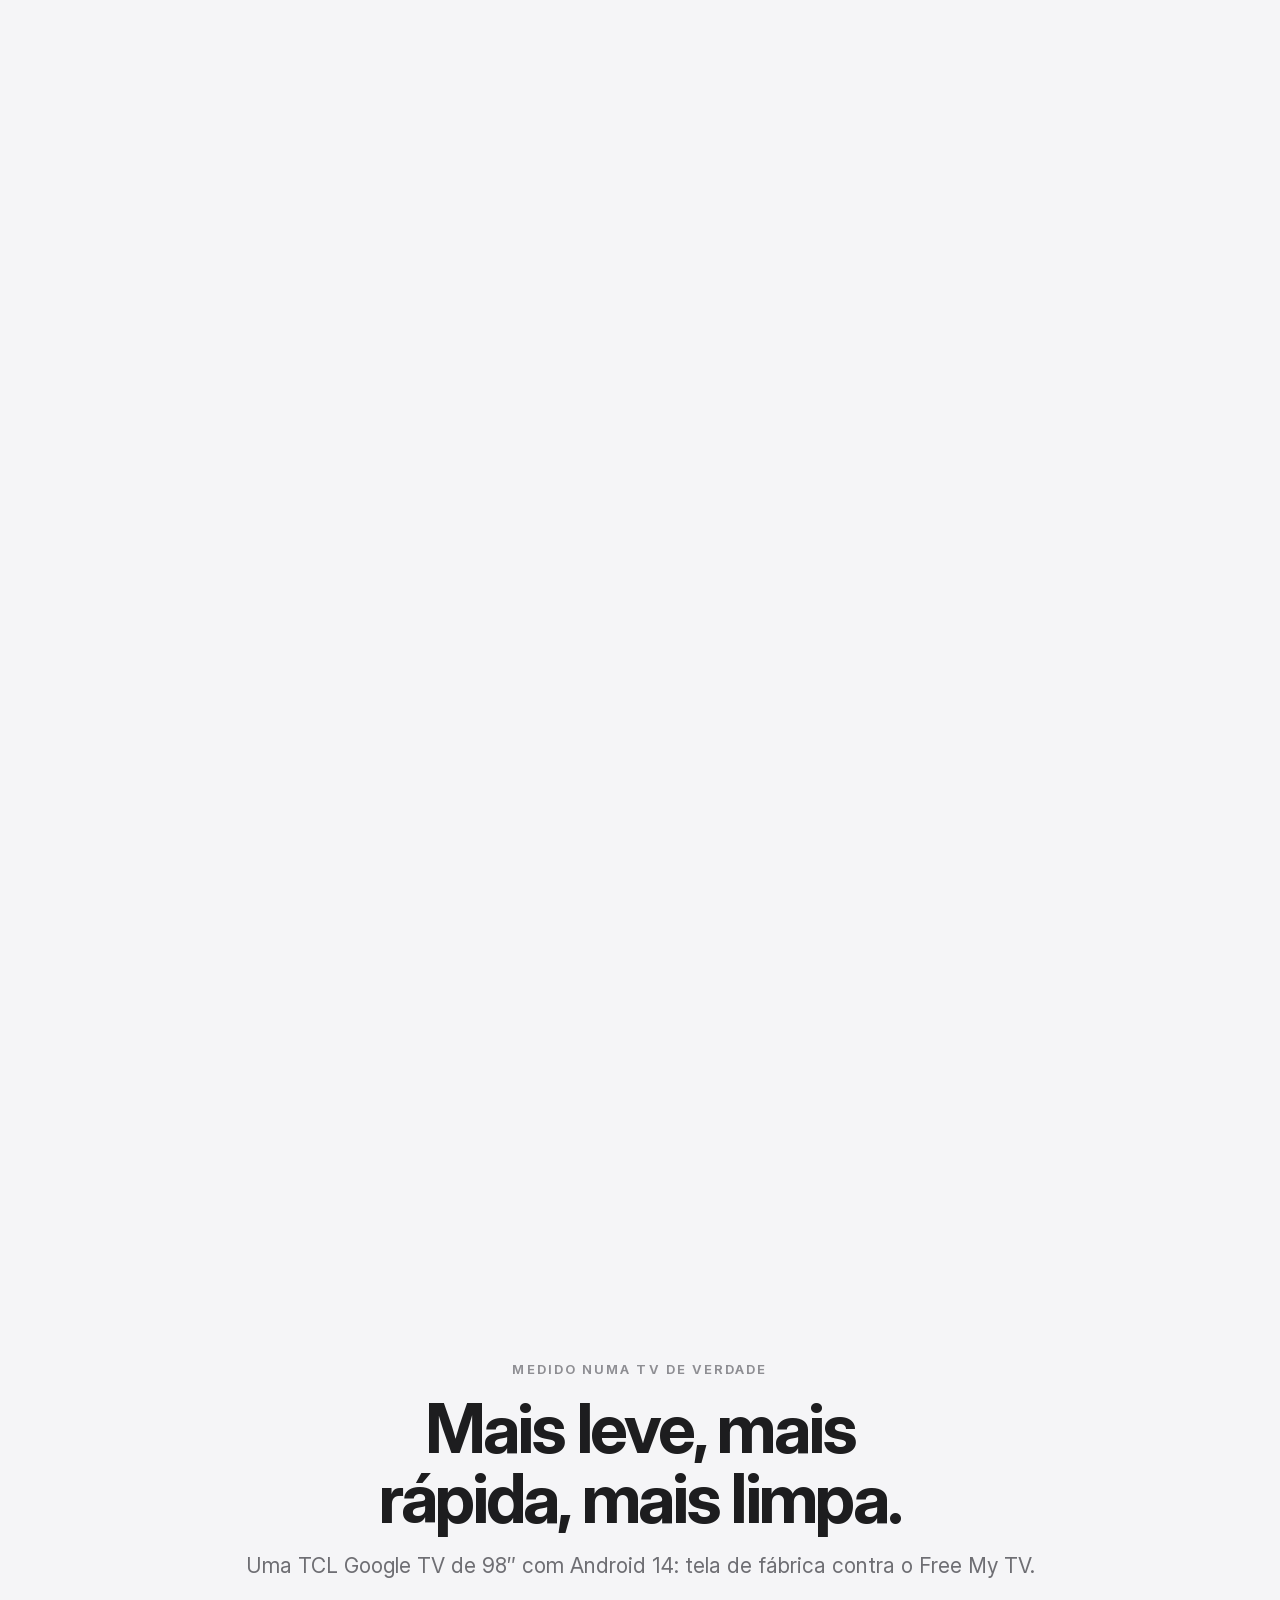
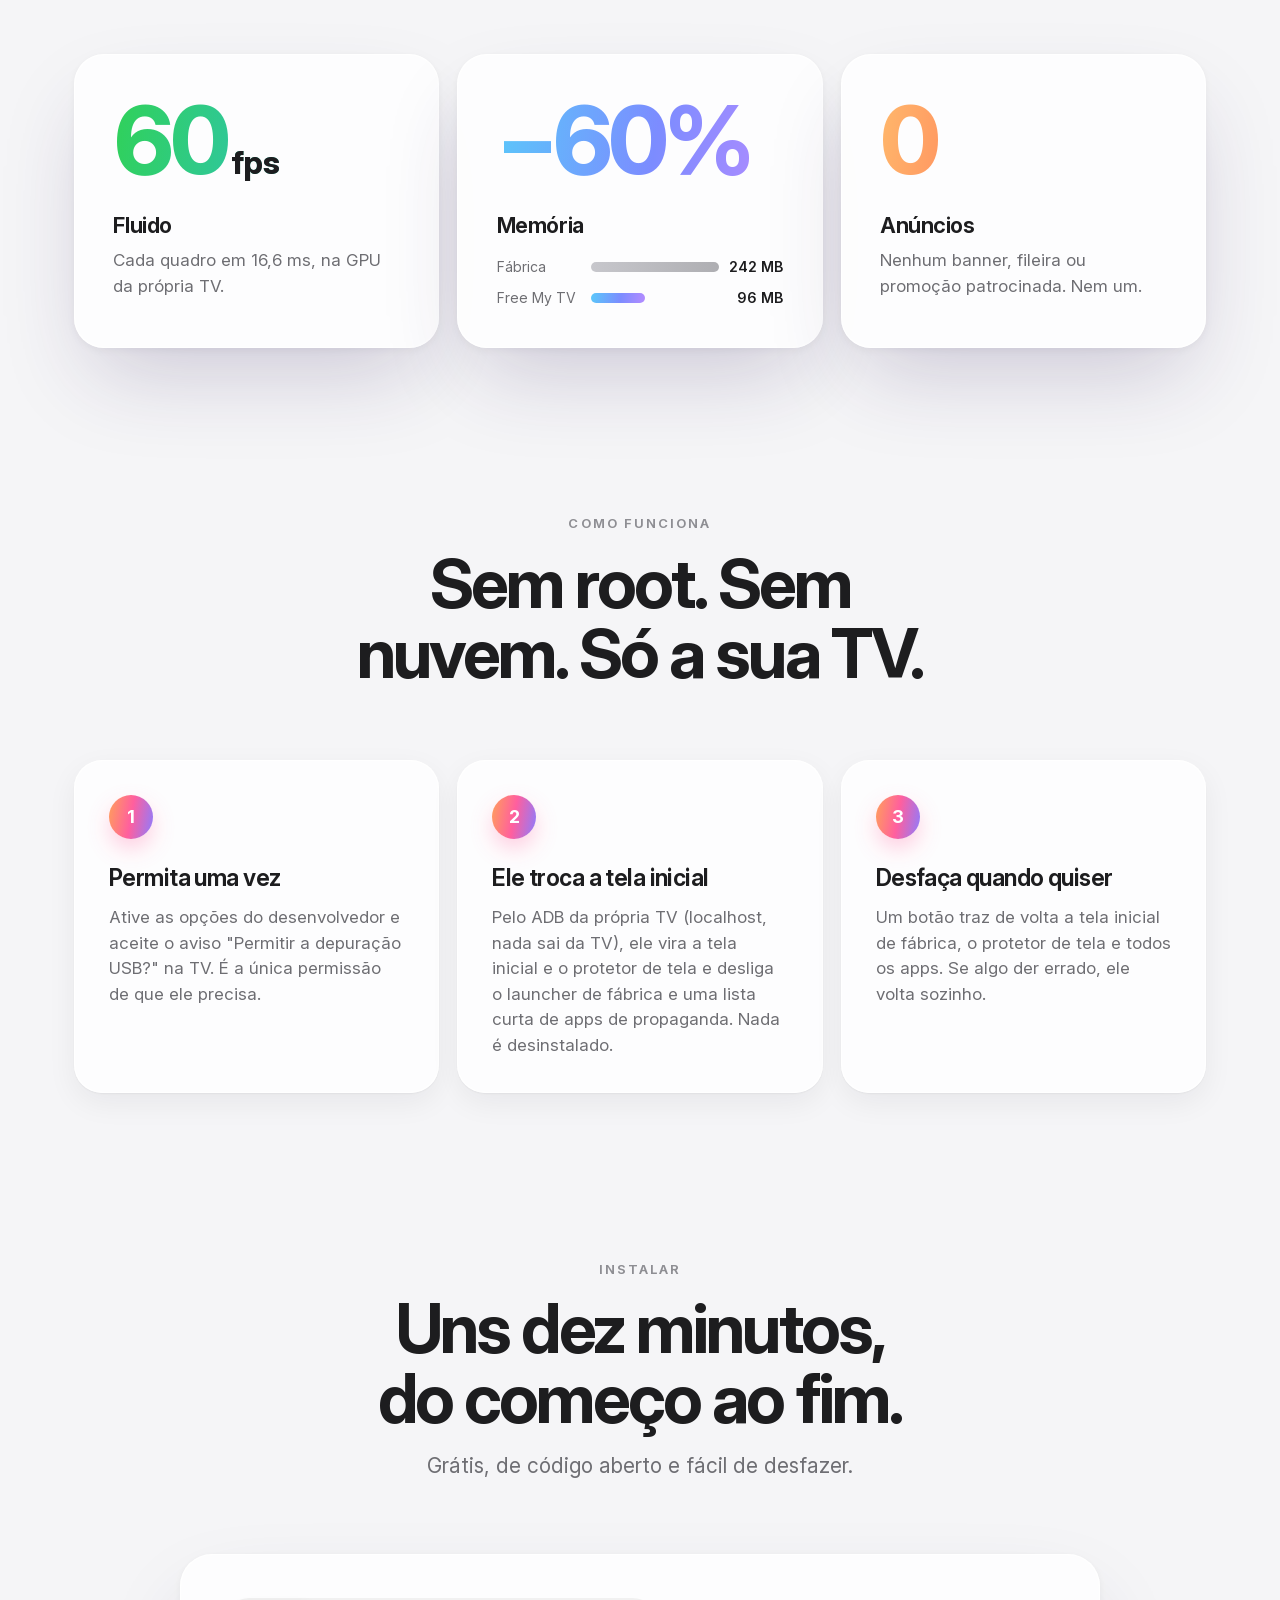
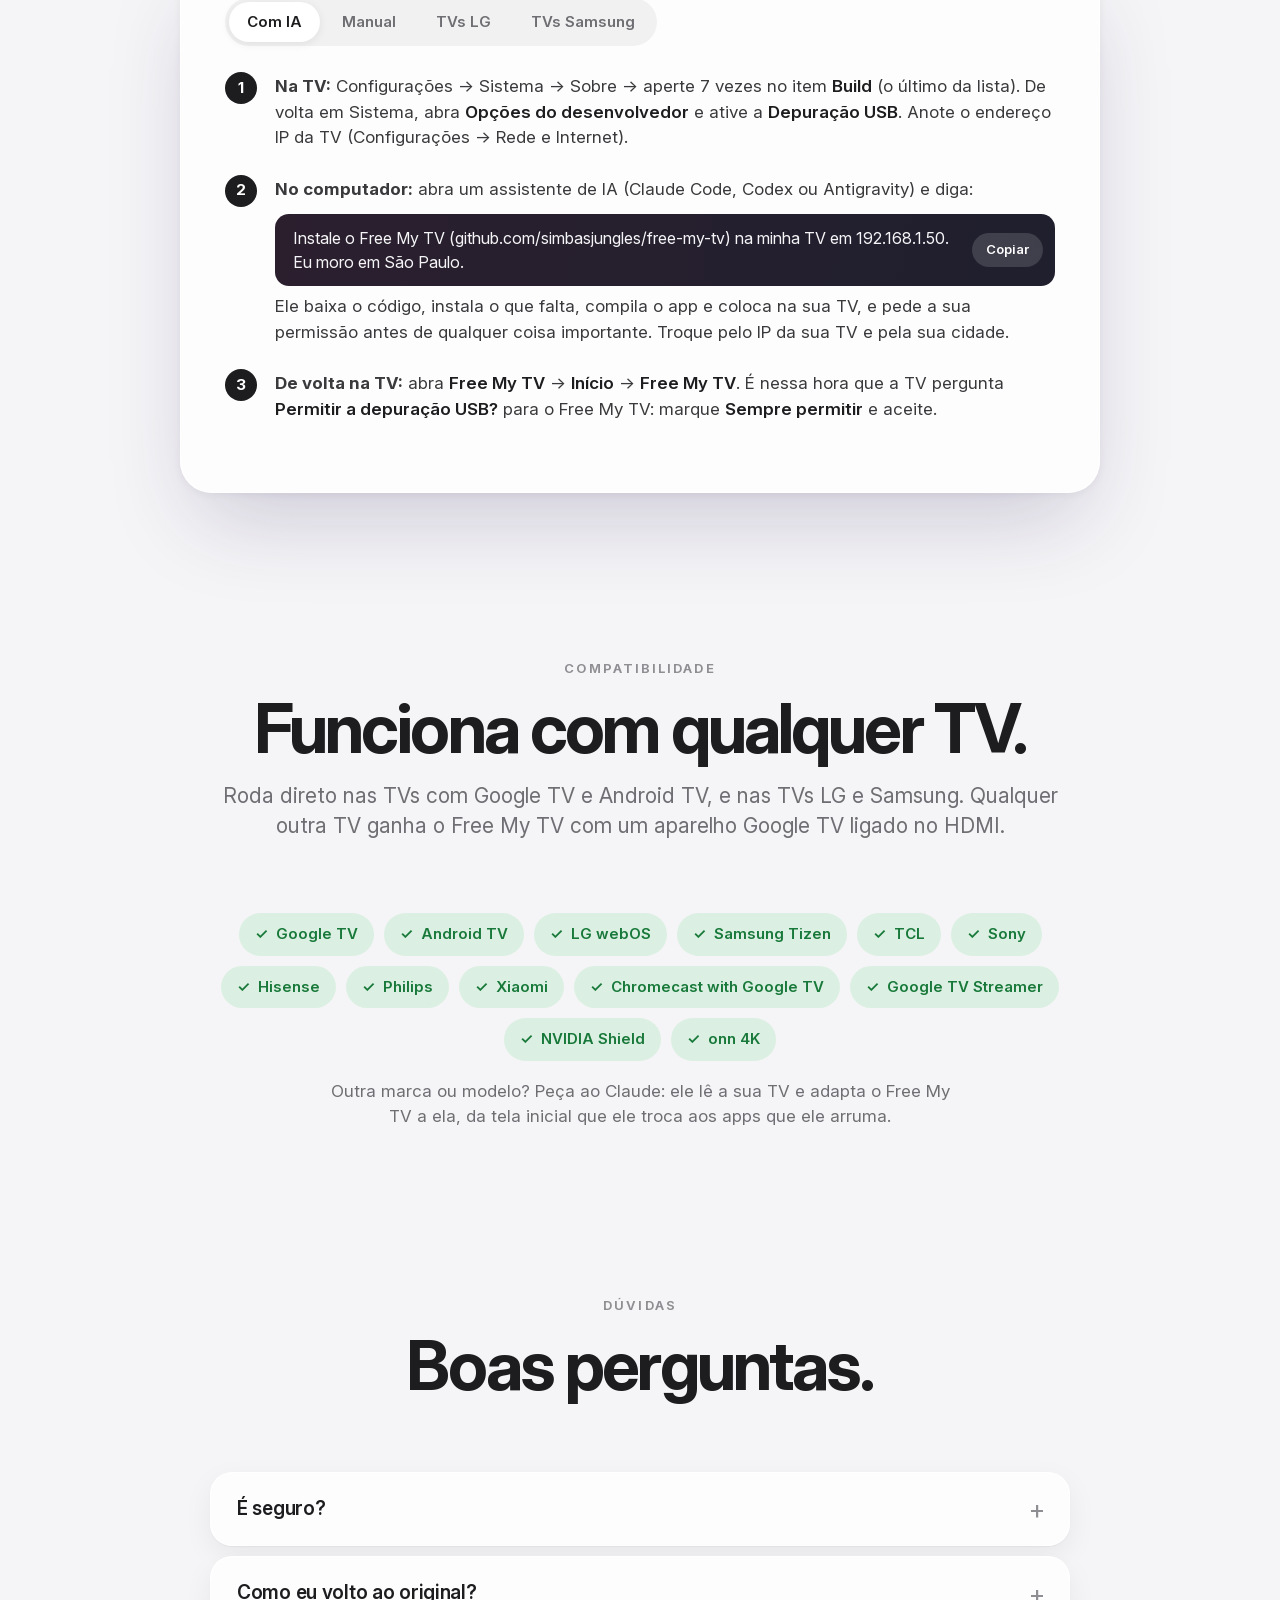
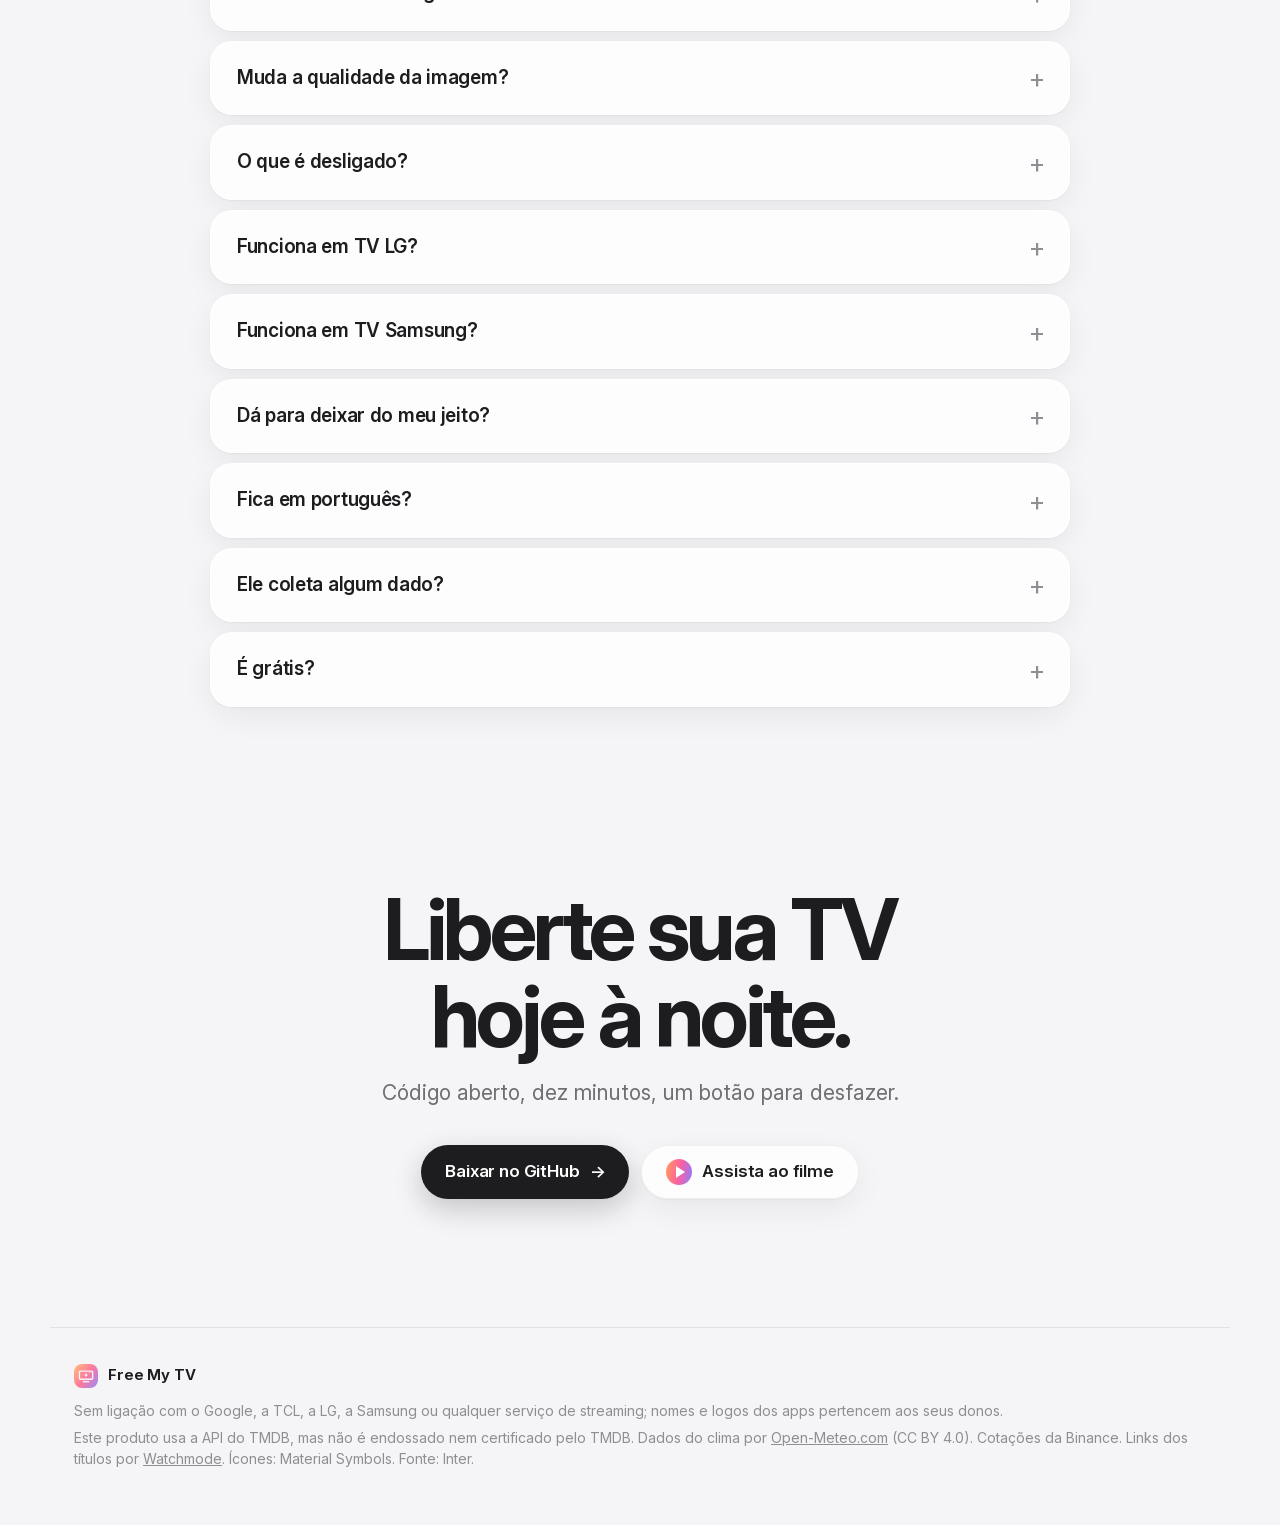
<file: docs/pt/index.html>
<!doctype html>
<html lang="pt-BR">
<head>
  <meta charset="utf-8">
  <meta name="viewport" content="width=device-width, initial-scale=1, viewport-fit=cover">
  <script>
    // Portuguese page: back to English only if the visitor picked it with the PT/EN switch.
    (function () {
      var lang;
      try { lang = localStorage.getItem("lang"); } catch (e) {}
      if (lang === "en") location.replace("../" + location.search + location.hash);
    })();
  </script>
  <title>Free My TV — uma tela inicial rápida e sem anúncios para Google TV e TVs LG e Samsung</title>
  <meta name="description" content="Tela inicial de código aberto para Google TV, Android TV e TVs LG e Samsung. Sem anúncios, a 60 fps, com o que está em alta nos seus próprios apps e um visual que acompanha o pôr do sol. Um botão para desfazer.">
  <link rel="canonical" href="https://freemytv.io/pt/">
  <link rel="alternate" hreflang="en" href="https://freemytv.io/">
  <link rel="alternate" hreflang="pt-BR" href="https://freemytv.io/pt/">
  <link rel="alternate" hreflang="x-default" href="https://freemytv.io/">
  <meta name="theme-color" content="#F5F5F7">
  <meta property="og:type" content="website">
  <meta property="og:locale" content="pt_BR">
  <meta property="og:locale:alternate" content="en_US">
  <meta property="og:url" content="https://freemytv.io/pt/">
  <meta property="og:title" content="Free My TV">
  <meta property="og:description" content="Uma tela inicial rápida e sem anúncios para Google TV e TVs LG e Samsung. Código aberto. Um botão para desfazer.">
  <meta property="og:image" content="https://freemytv.io/assets/og-pt.jpg">
  <meta property="og:image:width" content="1200">
  <meta property="og:image:height" content="630">
  <meta name="twitter:card" content="summary_large_image">
  <meta name="twitter:title" content="Free My TV">
  <meta name="twitter:description" content="Uma tela inicial rápida e sem anúncios para Google TV e TVs LG e Samsung. Código aberto. Um botão para desfazer.">
  <meta name="twitter:image" content="https://freemytv.io/assets/og-pt.jpg">
  <link rel="icon" type="image/png" href="../assets/favicon-64.png">
  <link rel="apple-touch-icon" href="../assets/apple-touch-icon.png">
  <link rel="preload" href="../assets/fonts/InterVariable.ttf" as="font" type="font/ttf" crossorigin>
  <link rel="stylesheet" href="../styles.css">
</head>
<body>
  <div class="sky" aria-hidden="true"><span class="blob b1"></span><span class="blob b2"></span><span class="blob b3"></span></div>

  <header class="nav" id="nav">
    <a class="brand" href="#top" aria-label="Free My TV, voltar ao topo">
      <img src="../assets/icon-512.png" alt="" width="30" height="30">
      <span>Free My TV</span>
    </a>
    <nav class="links" aria-label="Seções">
      <a href="#features">Recursos</a>
      <a href="#how">Como funciona</a>
      <a href="#install">Instalar</a>
      <a href="#faq">Dúvidas</a>
    </nav>
    <div class="nav-end">
      <a class="lang" href="../" hreflang="en" lang="en" data-lang="en" aria-label="Read in English">EN</a>
      <a class="btn btn-dark btn-sm" href="https://github.com/simbasjungles/free-my-tv" rel="noopener">
      <svg class="gh" viewBox="0 0 16 16" aria-hidden="true"><path d="M8 0C3.58 0 0 3.58 0 8c0 3.54 2.29 6.53 5.47 7.59.4.07.55-.17.55-.38 0-.19-.01-.82-.01-1.49-2.01.37-2.53-.49-2.69-.94-.09-.23-.48-.94-.82-1.13-.28-.15-.68-.52-.01-.53.63-.01 1.08.58 1.23.82.72 1.21 1.87.87 2.33.66.07-.52.28-.87.51-1.07-1.78-.2-3.64-.89-3.64-3.95 0-.87.31-1.59.82-2.15-.08-.2-.36-1.02.08-2.12 0 0 .67-.21 2.2.82.64-.18 1.32-.27 2-.27.68 0 1.36.09 2 .27 1.53-1.04 2.2-.82 2.2-.82.44 1.1.16 1.92.08 2.12.51.56.82 1.27.82 2.15 0 3.07-1.87 3.75-3.65 3.95.29.25.54.73.54 1.48 0 1.07-.01 1.93-.01 2.2 0 .21.15.46.55.38A8.013 8.013 0 0016 8c0-4.42-3.58-8-8-8z"/></svg>
      <span>GitHub</span>
      </a>
    </div>
  </header>

  <main id="top">
    <!-- Hero -->
    <section class="hero">
      <div class="hero-copy">
        <p class="kicker" data-reveal>Google TV, Android TV, LG e Samsung</p>
        <h1 data-reveal>Liberte sua <span class="grad">TV.</span></h1>
        <p class="lede" data-reveal>Troque a tela inicial cheia de anúncios por uma rápida e limpa. O que está em alta nos seus próprios apps, o clima num relance e um visual que acompanha o pôr do sol. Um botão para desfazer.</p>
        <div class="cta" data-reveal>
          <a class="btn btn-dark" href="https://github.com/simbasjungles/free-my-tv" rel="noopener">Baixar no GitHub <span aria-hidden="true">→</span></a>
          <button class="btn btn-glass" type="button" data-film><span class="play" aria-hidden="true"></span>Assista ao filme de 45 segundos</button>
        </div>
      </div>
      <div class="hero-stage" data-reveal>
        <div class="tv tilt" id="heroTv">
          <div class="screen">
            <video data-src="../assets/nav.mp4" poster="../assets/nav-poster.webp" muted loop playsinline preload="none" aria-label="A tela inicial do Free My TV, passando pelos apps"></video>
          </div>
        </div>
        <div class="floor" aria-hidden="true"></div>
      </div>
      <ul class="stats" data-reveal>
        <li><b>60 fps</b><span>fluido na GPU da própria TV</span></li>
        <li><b>−60%</b><span>de memória na tela inicial</span></li>
        <li><b>0</b><span>anúncios, banners ou promoções</span></li>
        <li><b>1 botão</b><span>para voltar ao original</span></li>
      </ul>
    </section>

    <!-- Before / after -->
    <section class="section compare" id="compare">
      <div class="head" data-reveal>
        <p class="kicker">Antes → depois</p>
        <h2>Sua tela inicial não deveria ser um outdoor.</h2>
        <p class="sub">Arraste para comparar. Mesma TV, mesmos apps, sem as fileiras patrocinadas.</p>
      </div>
      <div class="tv ba" id="ba" data-reveal tabindex="0" role="slider" aria-label="Compare a tela inicial de fábrica com o Free My TV" aria-valuemin="0" aria-valuemax="100" aria-valuenow="50">
        <div class="screen">
          <img class="after" src="../assets/home-day.webp" alt="A tela inicial do Free My TV: três destaques e uma prateleira de vidro com os apps" loading="lazy">
          <div class="before-wrap"><img class="before" src="../assets/before.webp" alt="Uma tela inicial de fábrica típica, cheia de fileiras patrocinadas (ilustração)" loading="lazy"></div>
          <span class="tag tag-l">Tela de fábrica <em>(ilustração)</em></span>
          <span class="tag tag-r">Free My TV</span>
          <div class="handle" aria-hidden="true"><span></span></div>
        </div>
      </div>
    </section>

    <!-- Features -->
    <section class="section features" id="features">
      <article class="feature" data-reveal>
        <div class="copy">
          <p class="kicker">Início</p>
          <h3>Seus apps em primeiro lugar.</h3>
          <p>Os apps de streaming que você usa de verdade, numa prateleira de vidro que ganha vida com o controle. Sem fileiras de promoções, sem anúncios que tocam sozinhos, nada que você não pediu.</p>
        </div>
        <div class="tv"><div class="screen"><video data-src="../assets/nav.mp4" poster="../assets/nav-poster.webp" muted loop playsinline preload="none" aria-label="Navegando pela prateleira de apps"></video></div></div>
      </article>

      <article class="feature flip" data-reveal>
        <div class="copy">
          <p class="kicker">Destaques</p>
          <h3>Em alta, não patrocinado.</h3>
          <p>Três destaques novos a cada hora, entre o que está em alta na semana e os lançamentos, só dos apps que você já tem. Filmes e séries têm abas próprias. Com dados do TMDB.</p>
        </div>
        <div class="tv"><div class="screen"><video data-src="../assets/tabs.mp4" poster="../assets/tabs-poster.webp" muted loop playsinline preload="none" aria-label="Trocando entre as abas de destaques, filmes e séries"></video></div></div>
      </article>

      <article class="feature" data-reveal>
        <div class="copy">
          <p class="kicker">Velocidade</p>
          <h3>Clima e cotações a um toque.</h3>
          <p>Aperte para baixo e veja a previsão hora a hora, o nascer e o pôr do sol e as cotações de cripto ao vivo. A gaveta desliza a 60 quadros por segundo, todos no tempo certo, no chip modesto da própria TV.</p>
          <div class="hud" aria-hidden="true"><i></i><b>60 FPS</b><svg viewBox="0 0 120 24" preserveAspectRatio="none"><polyline id="spark" fill="none" points=""/></svg><span>16,6 ms</span></div>
        </div>
        <div class="tv"><div class="screen"><video data-src="../assets/drawer.mp4" poster="../assets/drawer-poster.webp" muted loop playsinline preload="none" aria-label="A gaveta com o clima e as cotações de cripto abrindo"></video></div></div>
      </article>
    </section>

    <!-- Sunset: scroll to go from day to night -->
    <section class="sunset" id="sunset" aria-label="Claro de dia, escuro à noite">
      <div class="sticky">
        <div class="stars" aria-hidden="true"></div>
        <div class="sun" aria-hidden="true"></div>
        <div class="moon" aria-hidden="true"></div>
        <div class="head">
          <p class="kicker"><span class="clock" id="sunClock">17:20</span> · o pôr do sol da sua cidade</p>
          <h2><span class="w-day">Claro de dia.</span> <span class="w-night">Escuro à noite.</span></h2>
          <p class="sub">O Free My TV acompanha o pôr do sol real de onde você mora e passa aos poucos para um visual escuro, como o seu celular. Sem nenhum ajuste.</p>
        </div>
        <div class="tv"><div class="screen">
          <img src="../assets/day.webp" alt="A tela inicial durante o dia" loading="lazy">
          <img class="night" src="../assets/night.webp" alt="A mesma tela inicial à noite" loading="lazy">
        </div></div>
      </div>
    </section>

    <!-- Numbers -->
    <section class="section numbers" id="numbers">
      <div class="head" data-reveal>
        <p class="kicker">Medido numa TV de verdade</p>
        <h2>Mais leve, mais rápida, mais limpa.</h2>
        <p class="sub">Uma TCL Google TV de 98″ com Android 14: tela de fábrica contra o Free My TV.</p>
      </div>
      <div class="cards">
        <div class="card" data-reveal><b class="big grad-mint"><span data-count="60">0</span><small>fps</small></b><h4>Fluido</h4><p>Cada quadro em 16,6 ms, na GPU da própria TV.</p></div>
        <div class="card" data-reveal><b class="big grad-sky">−<span data-count="60">0</span>%</b><h4>Memória</h4>
          <div class="bars"><div><span>Fábrica</span><i style="--w:100%"></i><em>242 MB</em></div><div><span>Free My TV</span><i style="--w:40%"></i><em>96 MB</em></div></div>
        </div>
        <div class="card" data-reveal><b class="big grad-sun">0</b><h4>Anúncios</h4><p>Nenhum banner, fileira ou promoção patrocinada. Nem um.</p></div>
      </div>
    </section>

    <!-- How it works -->
    <section class="section how" id="how">
      <div class="head" data-reveal>
        <p class="kicker">Como funciona</p>
        <h2>Sem root. Sem nuvem. Só a sua TV.</h2>
      </div>
      <ol class="steps">
        <li class="step" data-reveal>
          <span class="num">1</span>
          <h4>Permita uma vez</h4>
          <p>Ative as opções do desenvolvedor e aceite o aviso "Permitir a depuração USB?" na TV. É a única permissão de que ele precisa.</p>
        </li>
        <li class="step" data-reveal>
          <span class="num">2</span>
          <h4>Ele troca a tela inicial</h4>
          <p>Pelo ADB da própria TV (localhost, nada sai da TV), ele vira a tela inicial e o protetor de tela e desliga o launcher de fábrica e uma lista curta de apps de propaganda. Nada é desinstalado.</p>
        </li>
        <li class="step" data-reveal>
          <span class="num">3</span>
          <h4>Desfaça quando quiser</h4>
          <p>Um botão traz de volta a tela inicial de fábrica, o protetor de tela e todos os apps. Se algo der errado, ele volta sozinho.</p>
        </li>
      </ol>
    </section>

    <!-- Install -->
    <section class="section install" id="install">
      <div class="head" data-reveal>
        <p class="kicker">Instalar</p>
        <h2>Uns dez minutos, do começo ao fim.</h2>
        <p class="sub">Grátis, de código aberto e fácil de desfazer.</p>
      </div>
      <div class="panel" data-reveal>
        <div class="tabs" role="tablist" aria-label="Forma de instalar">
          <button role="tab" aria-selected="true" aria-controls="tab-claude" id="t-claude">Com IA</button>
          <button role="tab" aria-selected="false" aria-controls="tab-manual" id="t-manual">Manual</button>
          <button role="tab" aria-selected="false" aria-controls="tab-lg" id="t-lg">TVs LG</button>
          <button role="tab" aria-selected="false" aria-controls="tab-samsung" id="t-samsung">TVs Samsung</button>
        </div>

        <div class="tabpanel" id="tab-claude" role="tabpanel" aria-labelledby="t-claude">
          <ol class="howto">
            <li><b>Na TV:</b> Configurações → Sistema → Sobre → aperte 7 vezes no item <em>Build</em> (o último da lista). De volta em Sistema, abra <em>Opções do desenvolvedor</em> e ative a <em>Depuração USB</em>. Anote o endereço IP da TV (Configurações → Rede e Internet).</li>
            <li><b>No computador:</b> abra um assistente de IA (Claude Code, Codex ou Antigravity) e diga:
              <div class="code prompt"><code>Instale o Free My TV (github.com/simbasjungles/free-my-tv) na minha TV em 192.168.1.50. Eu moro em São Paulo.</code><button class="copy-btn" type="button" aria-label="Copiar pedido">Copiar</button></div>
              Ele baixa o código, instala o que falta, compila o app e coloca na sua TV, e pede a sua permissão antes de qualquer coisa importante. Troque pelo IP da sua TV e pela sua cidade.
            </li>
            <li><b>De volta na TV:</b> abra <em>Free My TV</em> → <em>Início</em> → <em>Free My TV</em>. É nessa hora que a TV pergunta <em>Permitir a depuração USB?</em> para o Free My TV: marque <em>Sempre permitir</em> e aceite.</li>
          </ol>
        </div>

        <div class="tabpanel" id="tab-manual" role="tabpanel" aria-labelledby="t-manual" hidden>
          <ol class="howto">
            <li><b>Na TV:</b> ative as <em>Opções do desenvolvedor</em> e a <em>Depuração USB</em> (como na outra aba) e anote o IP dela.</li>
            <li><b>Ferramentas:</b> um JDK (17+), as ferramentas de linha de comando do Android SDK e o adb. No Mac:
              <div class="code"><code>brew install --cask temurin android-commandlinetools android-platform-tools &amp;&amp; sdkmanager "build-tools;34.0.0" "platforms;android-34"</code><button class="copy-btn" type="button" aria-label="Copiar comando">Copiar</button></div>
            </li>
            <li><b>Compilar:</b> a primeira execução cria o <em>config.properties</em>. Coloque sua cidade lá (e <em>currency=BRL</em> para as cotações em reais) e, para os destaques, uma <a href="https://www.themoviedb.org/settings/api" rel="noopener">chave grátis do TMDB</a>. Depois compile de novo.
              <div class="code"><code>git clone https://github.com/simbasjungles/free-my-tv &amp;&amp; cd free-my-tv &amp;&amp; ./build.sh</code><button class="copy-btn" type="button" aria-label="Copiar comando">Copiar</button></div>
            </li>
            <li><b>Instalar:</b>
              <div class="code"><code>adb connect 192.168.1.50:5555 &amp;&amp; adb install -r FreeMyTV.apk</code><button class="copy-btn" type="button" aria-label="Copiar comando">Copiar</button></div>
              Nas TVs TCL, libere também o funcionamento em segundo plano (a TCL bloqueia por padrão):
              <div class="code"><code>adb shell &quot;appops set io.freemytv AUTO_START allow || appops set io.freemytv APP_AUTO_START allow&quot;</code><button class="copy-btn" type="button" aria-label="Copiar comando">Copiar</button></div>
            </li>
            <li><b>Na TV:</b> abra <em>Free My TV</em> → <em>Início</em> → <em>Free My TV</em>.</li>
          </ol>
        </div>

        <div class="tabpanel" id="tab-lg" role="tabpanel" aria-labelledby="t-lg" hidden>
          <ol class="howto">
            <li><b>Na TV:</b> na LG Content Store, instale o <em>Developer Mode</em>. Entre com uma <a href="https://webostv.developer.lge.com" rel="noopener">conta grátis de desenvolvedor LG</a>, ative o <em>Dev Mode Status</em> (a TV reinicia) e depois o <em>Key Server</em>. Anote o IP e a senha (passphrase) que aparecem.</li>
            <li><b>No computador:</b> baixe o código e compile o app da LG. Coloque sua cidade no <em>config.properties</em> (e <em>currency=BRL</em> para as cotações em reais), como na Google TV.
              <div class="code"><code>git clone https://github.com/simbasjungles/free-my-tv &amp;&amp; cd free-my-tv &amp;&amp; python3 webos/build.py</code><button class="copy-btn" type="button" aria-label="Copiar comando">Copiar</button></div>
            </li>
            <li><b>Instalar:</b> digite a senha da TV quando ele pedir. O Free My TV abre na TV.
              <div class="code"><code>python3 webos/install.py 192.168.1.50</code><button class="copy-btn" type="button" aria-label="Copiar comando">Copiar</button></div>
            </li>
            <li><b>A um botão:</b> com ele aberto, segure uma tecla numérica do controle. Daí em diante, essa tecla abre o Free My TV de qualquer lugar. Aperte <em>EXTEND</em> no Developer Mode uma vez por mês para mantê-lo.</li>
          </ol>
        </div>

        <div class="tabpanel" id="tab-samsung" role="tabpanel" aria-labelledby="t-samsung" hidden>
          <ol class="howto">
            <li><b>Na TV:</b> abra <em>Apps</em> e digite <em>1&nbsp;2&nbsp;3&nbsp;4&nbsp;5</em> no controle. Ative o <em>Developer mode</em>, digite o IP do seu computador em <em>Host PC IP</em> e reinicie a TV.</li>
            <li><b>No computador:</b> baixe o <a href="https://github.com/reisxd/TizenBrewInstaller/releases/latest" rel="noopener">TizenBrew Installer</a>, o instalador da comunidade para TVs Samsung, abra e conecte na sua TV.</li>
            <li><b>Instale pelo GitHub:</b> digite isto. Nas TVs de 2023 em diante, ele pede para entrar na sua conta Samsung uma vez, para assinar o app para a sua TV.
              <div class="code"><code>simbasjungles/free-my-tv</code><button class="copy-btn" type="button" aria-label="Copiar">Copiar</button></div>
            </li>
            <li><b>Direto nele:</b> nas configurações da TV (Opções da Tela Inicial ou Funções Smart), ative a <em>Execução Automática do Último Aplicativo</em>: a TV já liga no Free My TV. Ele pega a sua cidade pelo fuso da TV; para a cidade exata e os destaques, o Claude Code compila com as suas configurações.</li>
          </ol>
        </div>
      </div>
    </section>

    <!-- Compatibility -->
    <section class="section compat" id="compat">
      <div class="head" data-reveal>
        <p class="kicker">Compatibilidade</p>
        <h2>Funciona com qualquer TV.</h2>
        <p class="sub">Roda direto nas TVs com Google TV e Android TV, e nas TVs LG e Samsung. Qualquer outra TV ganha o Free My TV com um aparelho Google TV ligado no HDMI.</p>
      </div>
      <div class="chips" data-reveal>
        <span class="chip ok">Google TV</span><span class="chip ok">Android TV</span><span class="chip ok">LG webOS</span><span class="chip ok">Samsung Tizen</span><span class="chip ok">TCL</span><span class="chip ok">Sony</span>
        <span class="chip ok">Hisense</span><span class="chip ok">Philips</span><span class="chip ok">Xiaomi</span><span class="chip ok">Chromecast with Google TV</span>
        <span class="chip ok">Google TV Streamer</span><span class="chip ok">NVIDIA Shield</span><span class="chip ok">onn 4K</span>
      </div>
      <p class="note" data-reveal>Outra marca ou modelo? Peça ao Claude: ele lê a sua TV e adapta o Free My TV a ela, da tela inicial que ele troca aos apps que ele arruma.</p>
    </section>

    <!-- FAQ -->
    <section class="section faq" id="faq">
      <div class="head" data-reveal>
        <p class="kicker">Dúvidas</p>
        <h2>Boas perguntas.</h2>
      </div>
      <div class="qs" data-reveal>
        <details><summary>É seguro?</summary><p>Ele usa os mesmos comandos das ferramentas de desenvolvedor do próprio Android, de dentro da TV. Nada de root, nada desinstalado: os apps só são desligados e voltam com um botão. Imagem, som, entradas, controle remoto, serviços do Google e Play Store ficam numa lista que ele nunca toca.</p></details>
        <details><summary>Como eu volto ao original?</summary><p>Abra Free My TV → Início → Original. A tela inicial de fábrica, o protetor de tela e todos os apps voltam exatamente como estavam. Se a tela nova travar três vezes em cinco minutos, ele volta sozinho.</p></details>
        <details><summary>Muda a qualidade da imagem?</summary><p>Não. Os ajustes de imagem não são tocados e os vídeos passam pelo mesmo caminho no hardware. Medimos a mesma resolução e a mesma fonte de vídeo nos dois modos.</p></details>
        <details><summary>O que é desligado?</summary><p>A tela inicial e o protetor de tela de fábrica (substituídos), a tela de recuperação do Google TV, Play Games e YouTube Music e, nas TVs TCL, o TCL Channel, as mensagens, a demonstração de loja, o menu de hotel, os manuais e os apps de espelhamento e de registros. O Google Assistente só se você pedir no config.</p></details>
        <details><summary>Funciona em TV LG?</summary><p>Funciona. Na LG ele é instalado pelo próprio Developer Mode da LG, sem root e sem mudar nada na TV, e abre com um toque numa tecla numérica. A mesma tela inicial, com destaques, clima e cotações. Aperte EXTEND no app Developer Mode uma vez por mês para mantê-lo.</p></details>
        <details><summary>Funciona em TV Samsung?</summary><p>Funciona, nas TVs Samsung de 2017 em diante. Ele é instalado pelo próprio Developer Mode da Samsung com o TizenBrew Installer, o instalador da comunidade, sem root e sem mudar nada na TV. A mesma tela inicial, clima e cotações, com a sua cidade pelo fuso da TV. Para os destaques, o Claude Code compila com a sua chave grátis do TMDB.</p></details>
        <details><summary>Dá para deixar do meu jeito?</summary><p>Essa é a ideia. Abra a pasta no Claude Code e é só pedir: "coloque o Crunchyroll na prateleira", "mostre as cotações em reais", "configure para a minha Sony". Ele muda o código, compila o app e coloca na sua TV.</p></details>
        <details><summary>Fica em português?</summary><p>Fica. O app segue o idioma da TV (português, inglês, espanhol, russo, alemão, francês, italiano, japonês e mais 17), ou o que você escolher nos ajustes dele. Quer outro idioma? Peça ao Claude.</p></details>
        <details><summary>Ele coleta algum dado?</summary><p>Não. Sem contas, sem análises, sem rastreamento. Ele só fala com o TMDB (destaques), o Open-Meteo (clima, da sua cidade) e a Binance (cotações), e o Watchmode (links dos títulos) só se você colocar a chave dele.</p></details>
        <details><summary>É grátis?</summary><p>Sim. Licença MIT, e a chave do TMDB também é grátis.</p></details>
      </div>
    </section>

    <!-- Final CTA -->
    <section class="final" data-reveal>
      <h2>Liberte sua TV hoje à noite.</h2>
      <p class="sub">Código aberto, dez minutos, um botão para desfazer.</p>
      <div class="cta">
        <a class="btn btn-dark" href="https://github.com/simbasjungles/free-my-tv" rel="noopener">Baixar no GitHub <span aria-hidden="true">→</span></a>
        <button class="btn btn-glass" type="button" data-film><span class="play" aria-hidden="true"></span>Assista ao filme</button>
      </div>
    </section>
  </main>

  <footer class="foot">
    <div class="brand"><img src="../assets/icon-512.png" alt="" width="24" height="24"><span>Free My TV</span></div>
    <p>Sem ligação com o Google, a TCL, a LG, a Samsung ou qualquer serviço de streaming; nomes e logos dos apps pertencem aos seus donos.</p>
    <p>Este produto usa a API do TMDB, mas não é endossado nem certificado pelo TMDB. Dados do clima por <a href="https://open-meteo.com/" rel="noopener">Open-Meteo.com</a> (CC BY 4.0). Cotações da Binance. Links dos títulos por <a href="https://api.watchmode.com/" rel="noopener">Watchmode</a>. Ícones: Material Symbols. Fonte: Inter.</p>
  </footer>

  <dialog class="film" id="film" aria-label="O filme do Free My TV">
    <button class="close" type="button" aria-label="Fechar">×</button>
    <video controls playsinline preload="none" poster="../assets/film-poster.webp"><source src="../assets/film.mp4" type="video/mp4"></video>
  </dialog>

  <script src="../app.js" defer></script>
</body>
</html>
</file>
<file: docs/styles.css>
@font-face {
  font-family: "Inter";
  src: url("assets/fonts/InterVariable.ttf") format("truetype");
  font-weight: 100 900;
  font-display: swap;
}

:root {
  --bg: #f5f5f7;
  --ink: #1d1d1f;
  --ink-2: #3a3a3c;
  --muted: #6e6e73;
  --faint: #8e8e93;
  --line: rgba(0, 0, 0, 0.08);
  --glass: rgba(255, 255, 255, 0.6);
  --glass-2: rgba(255, 255, 255, 0.82);
  --stroke: rgba(255, 255, 255, 0.8);
  --shadow-1: 0 1px 2px rgba(20, 16, 40, 0.05), 0 10px 30px rgba(20, 16, 40, 0.06);
  --shadow-2: 0 2px 8px rgba(20, 16, 40, 0.05), 0 40px 90px -20px rgba(50, 30, 90, 0.22);
  --dusk: linear-gradient(100deg, #ff9f5a 0%, #ff5f9e 50%, #8c7cff 100%);
  --sun: linear-gradient(100deg, #ffb86b 0%, #ff7a59 48%, #ff5fa2 100%);
  --sky: linear-gradient(100deg, #5ac8fa 0%, #7c8cff 55%, #b48cff 100%);
  --mint: linear-gradient(100deg, #30d158 0%, #2fc6a2 50%, #5ac8fa 100%);
  --ease: cubic-bezier(0.16, 1, 0.3, 1);
  --max: 1180px;
  color-scheme: light;
}

*,
*::before,
*::after {
  box-sizing: border-box;
}

html {
  scroll-behavior: smooth;
  -webkit-text-size-adjust: 100%;
}

body {
  margin: 0;
  background: var(--bg);
  color: var(--ink);
  font-family: "Inter", system-ui, -apple-system, "Segoe UI", Roboto, sans-serif;
  font-size: 17px;
  line-height: 1.5;
  -webkit-font-smoothing: antialiased;
  -moz-osx-font-smoothing: grayscale;
  text-rendering: optimizeLegibility;
  overflow-x: hidden;
}

img,
video {
  display: block;
  max-width: 100%;
}

a {
  color: inherit;
}

h1,
h2,
h3,
h4,
p {
  margin: 0;
}

:focus-visible {
  outline: 3px solid #7c8cff;
  outline-offset: 3px;
  border-radius: 8px;
}

/* ---------- Background: soft color fields ---------- */
/* Still on purpose: animating these blurred fields made the browser redo the blur on every frame. */

.sky {
  position: fixed;
  inset: 0;
  z-index: -1;
  overflow: hidden;
  pointer-events: none;
}

.blob {
  position: absolute;
  width: 60vmax;
  height: 60vmax;
  border-radius: 50%;
  filter: blur(90px);
  opacity: 0.5;
}

.b1 {
  left: -18vmax;
  top: -22vmax;
  background: radial-gradient(circle, #ffc9a0 0%, rgba(255, 201, 160, 0) 70%);
}

.b2 {
  right: -20vmax;
  top: 10vmax;
  background: radial-gradient(circle, #d9d2ff 0%, rgba(217, 210, 255, 0) 70%);
}

.b3 {
  left: 20vmax;
  bottom: -30vmax;
  background: radial-gradient(circle, #ffd0e6 0%, rgba(255, 208, 230, 0) 70%);
}

/* ---------- Navigation ---------- */

.nav {
  position: sticky;
  top: 12px;
  z-index: 50;
  display: flex;
  align-items: center;
  gap: 24px;
  max-width: var(--max);
  height: 60px;
  margin: 12px auto 0;
  padding: 0 10px 0 18px;
  border-radius: 999px;
  background: var(--glass);
  border: 1px solid var(--stroke);
  box-shadow: var(--shadow-1);
  backdrop-filter: saturate(180%) blur(22px);
  -webkit-backdrop-filter: saturate(180%) blur(22px);
  transition: box-shadow 0.4s var(--ease), background 0.4s var(--ease);
}

.nav.scrolled {
  background: var(--glass-2);
  box-shadow: 0 1px 2px rgba(20, 16, 40, 0.06), 0 16px 40px rgba(20, 16, 40, 0.1);
}

.brand {
  display: inline-flex;
  align-items: center;
  gap: 10px;
  font-weight: 650;
  font-size: 17px;
  letter-spacing: -0.01em;
  text-decoration: none;
}

.brand img {
  border-radius: 8px;
}

.links {
  display: flex;
  gap: 4px;
  margin-left: auto;
}

.links a {
  padding: 8px 14px;
  border-radius: 999px;
  color: var(--ink-2);
  font-size: 15px;
  font-weight: 500;
  text-decoration: none;
  transition: background 0.25s, color 0.25s;
}

.links a:hover {
  background: rgba(0, 0, 0, 0.05);
  color: var(--ink);
}

/* ---------- Buttons ---------- */

.nav-end {
  display: flex;
  align-items: center;
  gap: 6px;
}

.lang {
  display: grid;
  place-items: center;
  min-width: 44px;
  height: 40px;
  padding: 0 12px;
  border-radius: 999px;
  color: var(--ink-2);
  font-size: 14px;
  font-weight: 600;
  letter-spacing: 0.04em;
  text-decoration: none;
  transition: background 0.25s, color 0.25s;
}

.lang:hover {
  background: rgba(0, 0, 0, 0.05);
  color: var(--ink);
}

.btn {
  display: inline-flex;
  align-items: center;
  justify-content: center;
  gap: 10px;
  height: 54px;
  padding: 0 24px;
  border: 0;
  border-radius: 999px;
  font: inherit;
  font-size: 17px;
  font-weight: 600;
  letter-spacing: -0.01em;
  text-decoration: none;
  cursor: pointer;
  white-space: nowrap;
  transition: transform 0.35s var(--ease), box-shadow 0.35s var(--ease), background 0.35s;
}

.btn:hover {
  transform: translateY(-2px);
}

.btn:active {
  transform: translateY(0) scale(0.98);
}

.btn-dark {
  background: var(--ink);
  color: #fff;
  box-shadow: 0 10px 28px rgba(29, 29, 31, 0.22);
}

.btn-dark:hover {
  box-shadow: 0 16px 36px rgba(29, 29, 31, 0.28);
}

.btn-glass {
  background: var(--glass-2);
  color: var(--ink);
  border: 1px solid rgba(0, 0, 0, 0.06);
  box-shadow: var(--shadow-1);
}

.btn-sm {
  height: 40px;
  padding: 0 16px;
  font-size: 15px;
}

.gh {
  width: 18px;
  height: 18px;
  fill: currentColor;
}

.play {
  position: relative;
  width: 26px;
  height: 26px;
  border-radius: 50%;
  background: var(--dusk);
  flex: none;
}

.play::after {
  content: "";
  position: absolute;
  left: 10px;
  top: 7px;
  border-left: 9px solid #fff;
  border-top: 6px solid transparent;
  border-bottom: 6px solid transparent;
}

/* ---------- Type ---------- */

.kicker {
  font-size: 13px;
  font-weight: 650;
  letter-spacing: 0.16em;
  text-transform: uppercase;
  color: var(--faint);
}

.grad {
  background: var(--dusk);
  -webkit-background-clip: text;
  background-clip: text;
  color: transparent;
  padding: 0 0.04em 0.1em 0;
}

.sub {
  margin-top: 18px;
  font-size: clamp(17px, 1.7vw, 21px);
  line-height: 1.45;
  color: var(--muted);
}

h2 {
  font-size: clamp(38px, 5.4vw, 68px);
  font-weight: 700;
  line-height: 1.03;
  letter-spacing: -0.042em;
  text-wrap: balance;
}

/* ---------- The TV ---------- */

.tv {
  position: relative;
  padding: clamp(5px, 0.7vw, 10px);
  border-radius: clamp(12px, 1.6vw, 22px);
  background: linear-gradient(180deg, #2c2c32 0%, #111114 55%, #0b0b0d 100%);
  box-shadow:
    0 0 0 1px rgba(0, 0, 0, 0.55),
    inset 0 1px 0 rgba(255, 255, 255, 0.12),
    0 50px 100px -30px rgba(40, 24, 80, 0.45),
    0 22px 44px -22px rgba(0, 0, 0, 0.4);
}

.tv .screen {
  position: relative;
  aspect-ratio: 16 / 9;
  overflow: hidden;
  border-radius: clamp(7px, 1vw, 13px);
  background: #e9e9ee;
}

.tv .screen > img,
.tv .screen > video,
.tv .screen > .before-wrap {
  position: absolute;
  inset: 0;
  width: 100%;
  height: 100%;
  object-fit: cover;
}

.tv .screen::after {
  content: "";
  position: absolute;
  inset: 0;
  background: linear-gradient(115deg, rgba(255, 255, 255, 0.14) 0%, rgba(255, 255, 255, 0.03) 30%, rgba(255, 255, 255, 0) 42%);
  pointer-events: none;
}

/* ---------- Hero ---------- */

.hero {
  display: grid;
  grid-template-columns: minmax(0, 0.84fr) minmax(0, 1.16fr);
  align-items: center;
  gap: clamp(32px, 4.5vw, 64px);
  max-width: var(--max);
  margin: 0 auto;
  padding: clamp(56px, 9vw, 120px) 24px 0;
}

.hero h1 {
  margin-top: 18px;
  font-size: clamp(60px, 8.6vw, 124px);
  font-weight: 750;
  line-height: 0.94;
  letter-spacing: -0.052em;
}

.hero .lede {
  margin-top: 26px;
  max-width: 34ch;
  font-size: clamp(18px, 1.9vw, 22px);
  line-height: 1.45;
  color: var(--muted);
}

.cta {
  display: flex;
  flex-wrap: wrap;
  gap: 12px;
  margin-top: 36px;
}

.hero-stage {
  position: relative;
  perspective: 1800px;
}

.hero-stage::before {
  content: "";
  position: absolute;
  inset: -12% -8% -6%;
  z-index: -1;
  border-radius: 50%;
  background:
    radial-gradient(closest-side at 32% 45%, rgba(255, 159, 90, 0.42), rgba(255, 159, 90, 0) 70%),
    radial-gradient(closest-side at 70% 55%, rgba(140, 124, 255, 0.4), rgba(140, 124, 255, 0) 70%),
    radial-gradient(closest-side at 52% 40%, rgba(255, 95, 158, 0.3), rgba(255, 95, 158, 0) 75%);
  filter: blur(30px);
}

.tilt {
  transform: rotateY(var(--ry, -12deg)) rotateX(var(--rx, 4deg));
  transform-style: preserve-3d;
  transition: transform 1.2s var(--ease);
  will-change: transform;
}

.floor {
  position: absolute;
  left: 8%;
  right: 8%;
  bottom: -14%;
  height: 26%;
  border-radius: 50%;
  background: radial-gradient(ellipse at center, rgba(140, 120, 255, 0.28) 0%, rgba(255, 120, 160, 0.12) 40%, rgba(0, 0, 0, 0) 70%);
  filter: blur(18px);
  z-index: -1;
}

.stats {
  grid-column: 1 / -1;
  display: grid;
  grid-template-columns: repeat(4, minmax(0, 1fr));
  gap: 12px;
  margin: clamp(48px, 7vw, 96px) 0 0;
  padding: 0;
  list-style: none;
}

.stats li {
  padding: 22px 24px;
  border-radius: 22px;
  background: var(--glass-2);
  border: 1px solid var(--stroke);
  box-shadow: var(--shadow-1);
}

.stats b {
  display: block;
  font-size: 30px;
  font-weight: 700;
  letter-spacing: -0.035em;
}

.stats span {
  display: block;
  margin-top: 2px;
  font-size: 15px;
  color: var(--muted);
}

/* ---------- Sections ---------- */

.section {
  max-width: var(--max);
  margin: 0 auto;
  padding: clamp(96px, 13vw, 170px) 24px 0;
}

.section .head {
  max-width: 860px;
  margin: 0 auto clamp(40px, 6vw, 72px);
  text-align: center;
}

.section .head h2 {
  margin-top: 14px;
}

/* ---------- Before / after ---------- */

.ba {
  max-width: 960px;
  margin: 0 auto;
  cursor: ew-resize;
  touch-action: pan-y;
  user-select: none;
  -webkit-user-select: none;
}

.ba .before-wrap {
  clip-path: inset(0 calc(100% - var(--x, 50%)) 0 0);
}

.ba .before-wrap img {
  width: 100%;
  height: 100%;
  object-fit: cover;
}

.ba .handle {
  position: absolute;
  top: 0;
  bottom: 0;
  left: var(--x, 50%);
  width: 3px;
  transform: translateX(-50%);
  background: #fff;
  box-shadow: 0 0 22px rgba(255, 255, 255, 0.85);
}

.ba .handle span {
  position: absolute;
  left: 50%;
  top: 50%;
  width: 52px;
  height: 52px;
  border-radius: 50%;
  transform: translate(-50%, -50%);
  background: rgba(255, 255, 255, 0.94);
  box-shadow: 0 10px 28px rgba(0, 0, 0, 0.35);
}

.ba .handle span::before,
.ba .handle span::after {
  content: "";
  position: absolute;
  top: 50%;
  border-top: 7px solid transparent;
  border-bottom: 7px solid transparent;
  transform: translateY(-50%);
}

.ba .handle span::before {
  left: 13px;
  border-right: 9px solid var(--ink);
}

.ba .handle span::after {
  right: 13px;
  border-left: 9px solid var(--ink);
}

.tag {
  position: absolute;
  top: 4%;
  z-index: 2;
  padding: 7px 14px;
  border-radius: 999px;
  font-size: clamp(11px, 1.2vw, 14px);
  font-weight: 600;
}

.tag em {
  font-style: normal;
  opacity: 0.6;
  font-weight: 500;
}

.tag-l {
  left: 3%;
  background: rgba(20, 20, 24, 0.7);
  color: #fff;
}

.tag-r {
  right: 3%;
  background: rgba(255, 255, 255, 0.86);
  color: var(--ink);
}

/* ---------- Features ---------- */

.feature {
  display: grid;
  grid-template-columns: minmax(0, 0.82fr) minmax(0, 1.18fr);
  align-items: center;
  gap: clamp(32px, 6vw, 88px);
  margin-bottom: clamp(88px, 11vw, 150px);
  perspective: 1600px;
}

.feature:last-child {
  margin-bottom: 0;
}

.feature .copy h3 {
  margin-top: 12px;
  font-size: clamp(32px, 3.8vw, 50px);
  font-weight: 700;
  line-height: 1.04;
  letter-spacing: -0.038em;
  text-wrap: balance;
}

.feature .copy p:not(.kicker) {
  margin-top: 18px;
  max-width: 38ch;
  font-size: 19px;
  color: var(--muted);
}

.feature .tv {
  transform: rotateY(-9deg) rotateX(2deg);
  transition: transform 1.1s var(--ease);
}

.feature.flip .copy {
  order: 2;
}

.feature.flip .tv {
  transform: rotateY(9deg) rotateX(2deg);
}

.feature:hover .tv {
  transform: rotateY(0deg) rotateX(0deg);
}

.hud {
  display: inline-flex;
  align-items: center;
  gap: 12px;
  margin-top: 26px;
  padding: 10px 18px;
  border-radius: 999px;
  background: rgba(12, 14, 18, 0.88);
  color: rgba(255, 255, 255, 0.6);
  font-family: ui-monospace, "SF Mono", Menlo, Consolas, monospace;
  font-size: 14px;
  box-shadow: 0 12px 30px rgba(0, 0, 0, 0.18);
}

.hud i {
  width: 9px;
  height: 9px;
  border-radius: 50%;
  background: #30d158;
  box-shadow: 0 0 12px #30d158;
}

.hud b {
  color: #30d158;
  font-weight: 500;
  font-size: 16px;
}

.hud svg {
  width: 100px;
  height: 22px;
}

.hud polyline {
  stroke: #30d158;
  stroke-width: 2;
  stroke-linejoin: round;
}

/* ---------- Sunset (scroll from day to night) ---------- */

.sunset {
  --p: 0;
  position: relative;
  height: 260vh;
  margin-top: clamp(96px, 13vw, 170px);
}

.sunset .sticky {
  position: sticky;
  top: 0;
  height: 100vh;
  min-height: 600px;
  overflow: hidden;
  display: flex;
  flex-direction: column;
  align-items: center;
  justify-content: center;
  gap: clamp(28px, 4vw, 48px);
  padding: 90px 24px 40px;
  background: var(--sunset-bg, var(--bg));
  color: var(--sunset-ink, var(--ink));
}

.sunset .head {
  position: relative;
  z-index: 2;
  max-width: 820px;
  text-align: center;
}

.sunset .kicker {
  color: var(--sunset-faint, var(--faint));
}

.sunset h2 {
  margin-top: 14px;
}

.sunset .w-day {
  opacity: calc(1 - var(--p) * 0.72);
}

.sunset .w-night {
  opacity: calc(0.28 + var(--p) * 0.72);
  background: var(--sky);
  -webkit-background-clip: text;
  background-clip: text;
  color: transparent;
}

.sunset .sub {
  color: var(--sunset-muted, var(--muted));
}

.sunset .tv {
  position: relative;
  z-index: 2;
  width: min(980px, 92vw);
}

.sunset .screen .night {
  opacity: var(--p);
}

.sun,
.moon {
  position: absolute;
  border-radius: 50%;
  pointer-events: none;
}

.sun {
  width: 150px;
  height: 150px;
  left: calc(8% + var(--p) * 30%);
  top: calc(16% + var(--p) * 70%);
  background: radial-gradient(circle, #fff6e3 0%, #ffd38a 42%, #ff9a4a 70%, rgba(255, 140, 70, 0) 72%);
  box-shadow: 0 0 120px 40px rgba(255, 170, 90, 0.45);
  opacity: calc(1 - var(--p) * 1.4);
}

.moon {
  width: 90px;
  height: 90px;
  right: 10%;
  top: calc(64% - var(--p) * 48%);
  box-shadow: inset -26px -8px 0 0 #eef1ff;
  filter: drop-shadow(0 0 26px rgba(190, 200, 255, 0.85));
  transform: rotate(-18deg);
  opacity: calc((var(--p) - 0.45) * 2.2);
}

.stars {
  position: absolute;
  inset: 0;
  opacity: calc((var(--p) - 0.4) * 1.8);
  background-image:
    radial-gradient(1.5px 1.5px at 12% 18%, #fff 50%, transparent 51%),
    radial-gradient(1px 1px at 22% 42%, #fff 50%, transparent 51%),
    radial-gradient(2px 2px at 34% 12%, #fff 50%, transparent 51%),
    radial-gradient(1px 1px at 46% 30%, #fff 50%, transparent 51%),
    radial-gradient(1.5px 1.5px at 58% 8%, #fff 50%, transparent 51%),
    radial-gradient(1px 1px at 66% 36%, #fff 50%, transparent 51%),
    radial-gradient(2px 2px at 78% 20%, #fff 50%, transparent 51%),
    radial-gradient(1px 1px at 88% 44%, #fff 50%, transparent 51%),
    radial-gradient(1.5px 1.5px at 92% 10%, #fff 50%, transparent 51%),
    radial-gradient(1px 1px at 6% 52%, #fff 50%, transparent 51%),
    radial-gradient(1px 1px at 40% 54%, #fff 50%, transparent 51%),
    radial-gradient(1.5px 1.5px at 72% 58%, #fff 50%, transparent 51%);
}

/* ---------- Numbers ---------- */

.cards {
  display: grid;
  grid-template-columns: repeat(3, minmax(0, 1fr));
  gap: 18px;
}

.card {
  padding: clamp(28px, 3vw, 40px);
  border-radius: 30px;
  background: var(--glass-2);
  border: 1px solid var(--stroke);
  box-shadow: var(--shadow-2);
}

.card .big {
  display: block;
  font-size: clamp(66px, 7.4vw, 104px);
  font-weight: 750;
  line-height: 1;
  letter-spacing: -0.06em;
  -webkit-background-clip: text;
  background-clip: text;
  color: transparent;
  padding-bottom: 0.06em;
  font-variant-numeric: tabular-nums;
}

.card .big small {
  margin-left: 6px;
  font-size: 0.34em;
  letter-spacing: -0.02em;
  color: var(--ink);
  -webkit-text-fill-color: var(--ink);
}

.grad-mint {
  background-image: var(--mint);
}

.grad-sky {
  background-image: var(--sky);
}

.grad-sun {
  background-image: var(--sun);
}

.card h4 {
  margin-top: 16px;
  font-size: 22px;
  font-weight: 650;
  letter-spacing: -0.02em;
}

.card p {
  margin-top: 6px;
  color: var(--muted);
}

.bars {
  display: grid;
  gap: 10px;
  margin-top: 14px;
}

.bars div {
  display: grid;
  grid-template-columns: 84px 1fr auto;
  align-items: center;
  gap: 10px;
  font-size: 14px;
  color: var(--muted);
}

.bars i {
  display: block;
  height: 10px;
  border-radius: 5px;
  background: var(--sky);
  width: 0;
  transition: width 1.6s var(--ease) 0.3s;
}

.bars div:first-child i {
  background: linear-gradient(90deg, #c7c7cc, #aeaeb2);
}

.card.in .bars i {
  width: var(--w);
}

.bars em {
  font-style: normal;
  font-weight: 600;
  color: var(--ink);
  font-variant-numeric: tabular-nums;
}

/* ---------- How it works ---------- */

.steps {
  display: grid;
  grid-template-columns: repeat(3, minmax(0, 1fr));
  gap: 18px;
  margin: 0;
  padding: 0;
  list-style: none;
}

.step {
  padding: 34px;
  border-radius: 28px;
  background: var(--glass-2);
  border: 1px solid var(--stroke);
  box-shadow: var(--shadow-1);
}

.num {
  display: grid;
  place-items: center;
  width: 44px;
  height: 44px;
  border-radius: 50%;
  background: var(--dusk);
  color: #fff;
  font-weight: 700;
  font-size: 18px;
  box-shadow: 0 10px 22px rgba(255, 95, 158, 0.3);
}

.step h4 {
  margin-top: 22px;
  font-size: 23px;
  font-weight: 650;
  letter-spacing: -0.025em;
}

.step p {
  margin-top: 10px;
  color: var(--muted);
}

/* ---------- Install ---------- */

.panel {
  max-width: 920px;
  margin: 0 auto;
  padding: clamp(22px, 3.4vw, 44px);
  border-radius: 32px;
  background: var(--glass-2);
  border: 1px solid var(--stroke);
  box-shadow: var(--shadow-2);
}

.tabs {
  display: inline-flex;
  gap: 4px;
  padding: 4px;
  border-radius: 999px;
  background: rgba(0, 0, 0, 0.05);
}

.tabs button {
  height: 40px;
  padding: 0 18px;
  border: 0;
  border-radius: 999px;
  background: transparent;
  color: var(--muted);
  font: inherit;
  font-size: 15px;
  font-weight: 600;
  cursor: pointer;
  transition: background 0.3s, color 0.3s, box-shadow 0.3s;
}

.tabs button[aria-selected="true"] {
  background: #fff;
  color: var(--ink);
  box-shadow: 0 2px 10px rgba(0, 0, 0, 0.08);
}

.howto {
  margin: 28px 0 0;
  padding: 0;
  list-style: none;
  counter-reset: s;
}

.howto > li {
  position: relative;
  padding: 0 0 26px 50px;
  counter-increment: s;
  color: var(--ink-2);
}

.howto > li::before {
  content: counter(s);
  position: absolute;
  left: 0;
  top: -2px;
  display: grid;
  place-items: center;
  width: 32px;
  height: 32px;
  border-radius: 50%;
  background: var(--ink);
  color: #fff;
  font-size: 15px;
  font-weight: 700;
}

.howto em {
  font-style: normal;
  font-weight: 600;
  color: var(--ink);
}

.code {
  display: flex;
  align-items: center;
  gap: 12px;
  margin: 12px 0 8px;
  padding: 12px 12px 12px 18px;
  border-radius: 14px;
  background: #1d1d1f;
  color: #f5f5f7;
}

.code code {
  flex: 1;
  overflow-x: auto;
  white-space: nowrap;
  font-family: ui-monospace, "SF Mono", Menlo, Consolas, monospace;
  font-size: 14.5px;
  scrollbar-width: none;
}

.code.prompt {
  background: linear-gradient(100deg, #2b1f2e, #1f1f2e);
}

.code.prompt code {
  white-space: normal;
  font-family: inherit;
  font-size: 16px;
}

.copy-btn {
  flex: none;
  height: 34px;
  padding: 0 14px;
  border: 0;
  border-radius: 999px;
  background: rgba(255, 255, 255, 0.14);
  color: #fff;
  font: inherit;
  font-size: 13px;
  font-weight: 600;
  cursor: pointer;
  transition: background 0.25s;
}

.copy-btn:hover {
  background: rgba(255, 255, 255, 0.24);
}

.copy-btn.done {
  background: #30d158;
}

/* ---------- Compatibility ---------- */

.chips {
  display: flex;
  flex-wrap: wrap;
  justify-content: center;
  gap: 10px;
  max-width: 900px;
  margin: 0 auto 12px;
}

.chip {
  display: inline-flex;
  align-items: center;
  gap: 8px;
  padding: 10px 16px;
  border-radius: 999px;
  font-size: 15px;
  font-weight: 600;
}

.chip.ok {
  background: rgba(48, 209, 88, 0.13);
  color: #18793a;
}

.chip.ok::before {
  content: "✓";
}

.note {
  max-width: 640px;
  margin: 18px auto 0;
  text-align: center;
  color: var(--muted);
}

/* ---------- FAQ ---------- */

.qs {
  max-width: 860px;
  margin: 0 auto;
  display: grid;
  gap: 10px;
}

.qs details {
  border-radius: 22px;
  background: var(--glass-2);
  border: 1px solid var(--stroke);
  box-shadow: var(--shadow-1);
  overflow: hidden;
}

.qs summary {
  position: relative;
  padding: 22px 64px 22px 26px;
  font-size: 19px;
  font-weight: 600;
  letter-spacing: -0.015em;
  list-style: none;
  cursor: pointer;
}

.qs summary::-webkit-details-marker {
  display: none;
}

.qs summary::after {
  content: "+";
  position: absolute;
  right: 24px;
  top: 50%;
  transform: translateY(-50%);
  font-size: 26px;
  font-weight: 400;
  color: var(--faint);
  transition: transform 0.4s var(--ease);
}

.qs details[open] summary::after {
  transform: translateY(-50%) rotate(45deg);
}

.qs details p {
  padding: 0 26px 24px;
  color: var(--muted);
  font-size: 17px;
}

/* ---------- Final + footer ---------- */

.final {
  max-width: 900px;
  margin: 0 auto;
  padding: clamp(110px, 14vw, 190px) 24px clamp(90px, 10vw, 130px);
  text-align: center;
}

.final h2 {
  font-size: clamp(44px, 6.6vw, 88px);
}

.final .cta {
  justify-content: center;
}

.foot {
  max-width: var(--max);
  margin: 0 auto;
  padding: 36px 24px 56px;
  border-top: 1px solid var(--line);
  color: var(--faint);
  font-size: 14px;
}

.foot .brand {
  margin-bottom: 12px;
  color: var(--ink);
  font-size: 15px;
}

.foot p + p {
  margin-top: 6px;
}

/* ---------- Film ---------- */

.film {
  width: min(1120px, 94vw);
  padding: 0;
  border: 0;
  border-radius: 22px;
  background: #000;
  overflow: hidden;
  box-shadow: 0 40px 120px rgba(0, 0, 0, 0.5);
}

.film::backdrop {
  background: rgba(10, 10, 14, 0.86);
}

.film video {
  width: 100%;
  aspect-ratio: 16 / 9;
}

.film .close {
  position: absolute;
  right: 12px;
  top: 12px;
  z-index: 2;
  width: 40px;
  height: 40px;
  border: 0;
  border-radius: 50%;
  background: rgba(40, 40, 46, 0.72);
  color: #fff;
  font-size: 24px;
  line-height: 1;
  cursor: pointer;
}

/* ---------- Reveal on scroll ---------- */

[data-reveal] {
  opacity: 0;
  transform: translateY(26px);
  filter: blur(10px);
  transition: opacity 1s var(--ease), transform 1s var(--ease), filter 1s var(--ease);
  transition-delay: var(--d, 0s);
}

[data-reveal].in {
  opacity: 1;
  transform: none;
  filter: none;
}

.feature[data-reveal].in .tv {
  transition-delay: 0.1s;
}

/* ---------- Small screens ---------- */

@media (max-width: 900px) {
  .links {
    display: none;
  }

  .nav .nav-end {
    margin-left: auto;
  }

  .hero {
    grid-template-columns: 1fr;
    text-align: center;
  }

  .hero .lede {
    margin-left: auto;
    margin-right: auto;
  }

  .hero .cta {
    justify-content: center;
  }

  .stats {
    grid-template-columns: repeat(2, minmax(0, 1fr));
  }

  .feature,
  .feature.flip {
    grid-template-columns: 1fr;
    text-align: center;
  }

  .feature.flip .copy {
    order: 0;
  }

  .feature .copy p:not(.kicker) {
    margin-left: auto;
    margin-right: auto;
  }

  .feature .tv,
  .feature.flip .tv {
    transform: none;
  }

  .cards,
  .steps {
    grid-template-columns: 1fr;
  }

  .sun {
    width: 96px;
    height: 96px;
  }

  .moon {
    width: 64px;
    height: 64px;
    box-shadow: inset -18px -6px 0 0 #eef1ff;
  }
}

@media (max-width: 680px) {
  .tabs {
    display: grid;
    grid-template-columns: 1fr 1fr;
    border-radius: 24px;
  }

  .tabs button {
    padding: 0 6px;
    font-size: 14px;
    white-space: nowrap;
  }
}

@media (max-width: 560px) {
  body {
    font-size: 16px;
  }

  .nav {
    margin: 10px 12px 0;
  }

  .hero,
  .section {
    padding-left: 16px;
    padding-right: 16px;
  }

  .stats {
    gap: 8px;
  }

  .stats li {
    padding: 16px;
  }

  .stats b {
    font-size: 24px;
  }

  .cta .btn {
    width: 100%;
  }

  .tag {
    padding: 5px 10px;
  }

  .tag em {
    display: none;
  }

  .howto > li {
    padding-left: 44px;
  }

  .panel {
    border-radius: 26px;
  }

  .qs summary {
    font-size: 17px;
  }
}

@media (prefers-reduced-motion: reduce) {
  html {
    scroll-behavior: auto;
  }

  [data-reveal] {
    opacity: 1;
    transform: none;
    filter: none;
    transition: none;
  }

  .blob {
    animation: none;
  }

  .tilt,
  .feature .tv {
    transition: none;
  }
}
</file>
